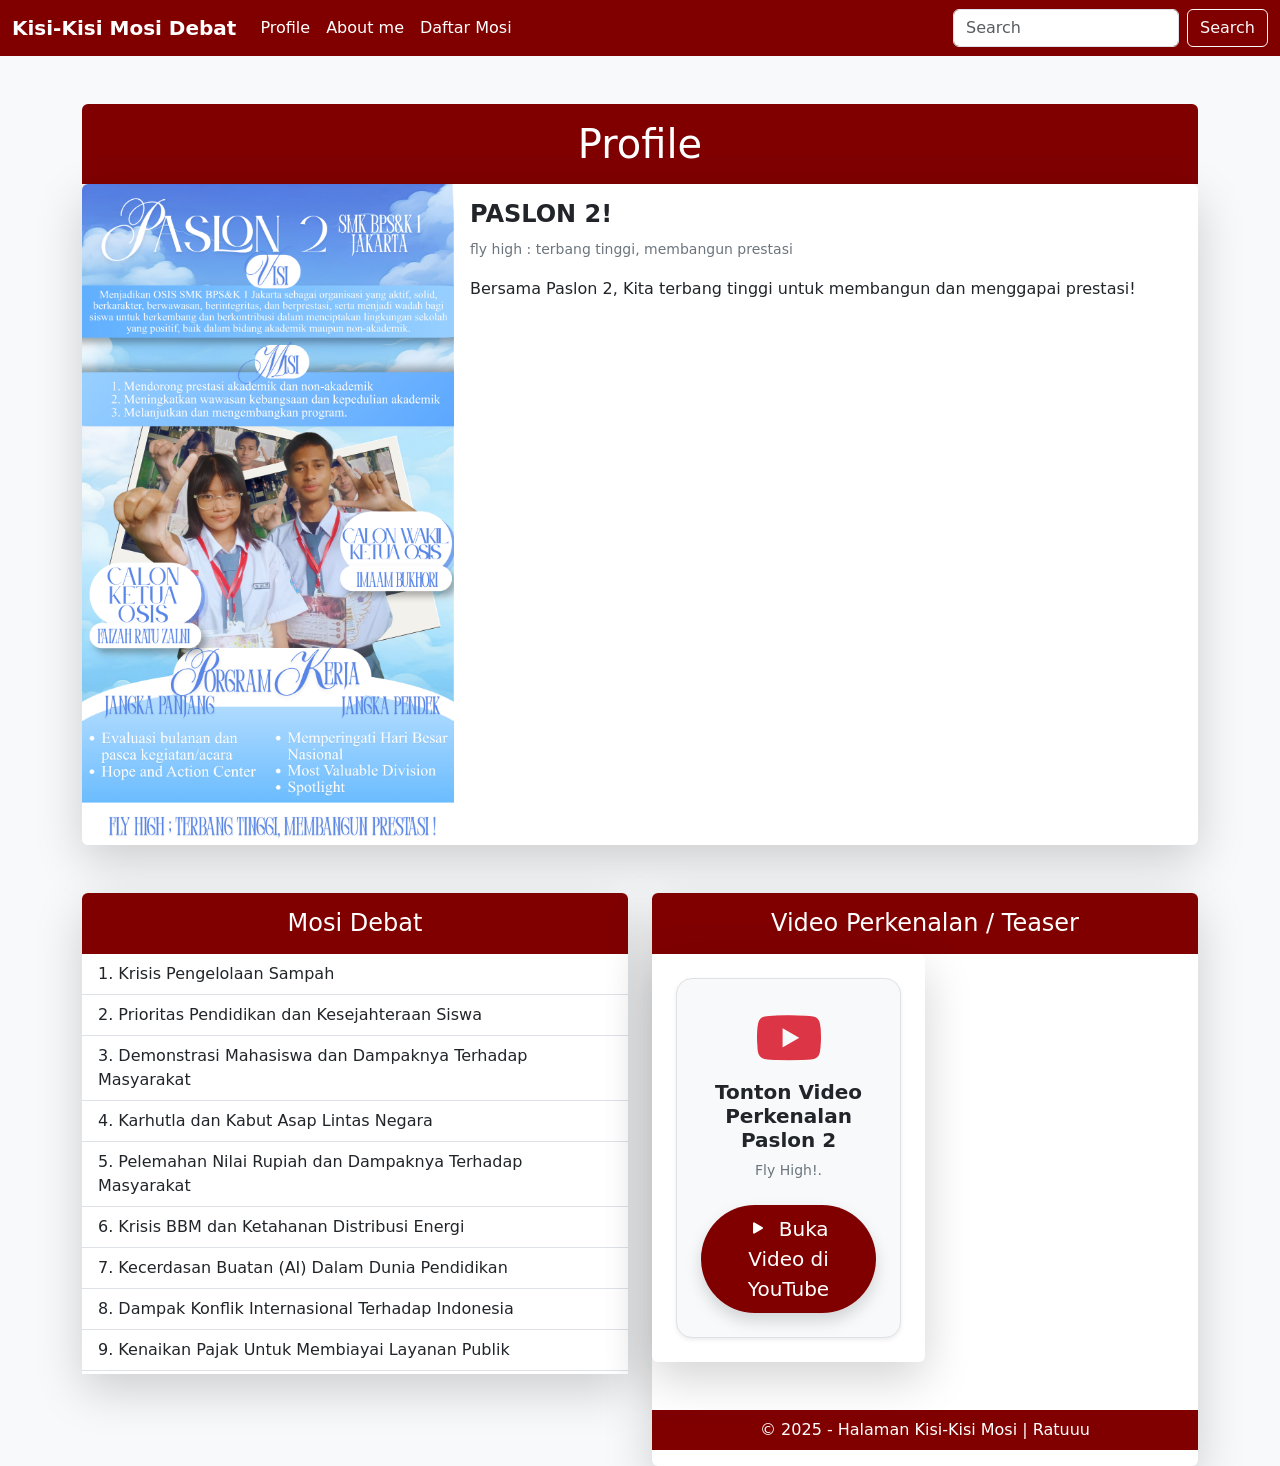
<file: index.html>
<!DOCTYPE html>
<html lang="id">
<head>
  <meta http-equiv="CONTENT-TYPE" content="text/html; charset=UTF-8">
  <meta name="viewport" content="width=device-width, initial-scale=1.0">
  <title>Web Mosi Wifey</title>
  <link href="https://cdn.jsdelivr.net/npm/bootstrap@5.3.8/dist/css/bootstrap.min.css" rel="stylesheet" integrity="sha384-sRIl4kxILFvY47J16cr9ZwB07vP4J8+LH7qKQnuqkuIAvNWLzeN8tE5YBujZqJLB" crossorigin="anonymous">
  <!-- Bootstrap Icons -->
  <link href="https://cdn.jsdelivr.net/npm/bootstrap-icons@1.11.3/font/bootstrap-icons.css" rel="stylesheet">
  <link rel="stylesheet" href="stylemosi.css">
</head>
<body class="bg-light">
  
  <!-- NAVBAR -->
  <nav class="navbar navbar-expand-lg">
    <div class="container-fluid">
      <a class="navbar-brand text-white" href="#"><b>Kisi-Kisi Mosi Debat</b></a>
      <button class="navbar-toggler" type="button" data-bs-toggle="collapse" data-bs-target="#navbarSupportedContent" aria-controls="navbarSupportedContent" aria-expanded="false" aria-label="Toggle navigation">
        <span class="navbar-toggler-icon"></span>
      </button>
      
      <div class="collapse navbar-collapse" id="navbarSupportedContent">
        <ul class="navbar-nav me-auto mb-2 mb-lg-0">
          <li class="nav-item">
            <a class="nav-link active text-white" aria-current="page" href="#profile">Profile</a>
          </li>
          <li class="nav-item">
            <a class="nav-link text-white" href="#about">About me</a>
          </li>
          <li class="nav-item">
            <a class="nav-link text-white" href="#mosi">Daftar Mosi</a>
          </li>
        </ul>
        
        <form class="d-flex" role="search">
          <input class="form-control me-2" type="search" placeholder="Search" aria-label="Search"/>
          <button class="btn btn-outline-light" type="submit">Search</button>
        </form>
      </div>
    </div>
  </nav>
    
  <!-- ELEMEN PROFILE -->
  <div class="container mt-5" id="profile">
    <h1 class="bg-card text-white text-center py-3 m-0 rounded-top">Profile</h1>
    
    <div class="card shadow-lg border-0">
      <div class="row g-0">
        <div class="col-md-4">
          <img src="paslon.png" class="img-fluid rounded-start" alt="...">
        </div>
        <div class="col-md-8">
          <div class="card-body" id="about">
            <h4 class="card-title"><b>PASLON 2!</b></h4>
            <p class="card-text text-secondary"><small>fly high : terbang tinggi, membangun prestasi</small></p>
            <p class="card-text">Bersama Paslon 2, Kita terbang tinggi untuk membangun dan menggapai prestasi!</p>
          </div>
        </div>
      </div>
    </div>
  </div><!-- tutup container profile -->
    
  <!-- SECTION GRID: DAFTAR MOSI (KIRI) & VIDEO YOUTUBE (KANAN) -->
<div class="container mt-5">
  <div class="row g-4">
    
    <!-- KOLOM KIRI: List Mosi 1 - 13 -->
    <div class="col-lg-6">
      <div class="card shadow-lg border-0">
        <div class="card-body p-0">
          
          <!-- Header Mosi Debat -->
          <h1 class="bg-card text-white text-center py-3 m-0 rounded-top fs-4" id="mosi">
            Mosi Debat
          </h1>
          
          <!-- List Menu Mosi (1 - 13) - Ditinggikan biar muat dan tidak terlalu tenggelam -->
          <div class="list-group list-group-flush overflow-auto" style="height: 420px;">
            <a href="mosi1.html" class="list-group-item list-group-item-action">1. Krisis Pengelolaan Sampah</a>
            <a href="mosi2.html" class="list-group-item list-group-item-action">2. Prioritas Pendidikan dan Kesejahteraan Siswa</a>
            <a href="mosi3.html" class="list-group-item list-group-item-action">3. Demonstrasi Mahasiswa dan Dampaknya Terhadap Masyarakat</a>
            <a href="mosi4.html" class="list-group-item list-group-item-action">4. Karhutla dan Kabut Asap Lintas Negara</a>
            <a href="mosi5.html" class="list-group-item list-group-item-action">5. Pelemahan Nilai Rupiah dan Dampaknya Terhadap Masyarakat</a>
            <a href="mosi6.html" class="list-group-item list-group-item-action">6. Krisis BBM dan Ketahanan Distribusi Energi</a>
            <a href="mosi7.html" class="list-group-item list-group-item-action">7. Kecerdasan Buatan (AI) Dalam Dunia Pendidikan</a>
            <a href="mosi8.html" class="list-group-item list-group-item-action">8. Dampak Konflik Internasional Terhadap Indonesia</a>
            <a href="mosi9.html" class="list-group-item list-group-item-action">9. Kenaikan Pajak Untuk Membiayai Layanan Publik</a>
            <a href="mosi10.html" class="list-group-item list-group-item-action">10. Sistem Zonasi Dalam Penerimaan Murid Baru</a>
            <a href="mosi11.html" class="list-group-item list-group-item-action">11. Penggunaan Media Sosial dan Penyebaran Informasi</a>
            <a href="mosi12.html" class="list-group-item list-group-item-action">12. Krisis Kepercayaan Terhadap Pemimpin</a>
            <a href="mosi13.html" class="list-group-item list-group-item-action">13. Kesenjangan Partisipasi Siswa Dalam Kegiatan Sekolah</a>
          </div>

        </div>
      </div>
    </div>

    <!-- KOLOM KANAN: Embed Video YouTube yang Diperbarui (Anti Error 153) -->
    <div class="col-lg-6">
      <div class="card shadow-lg border-0">
        <div class="card-body p-0">
          
          <!-- Header Video -->
          <h1 class="bg-card text-white text-center py-3 m-0 rounded-top fs-4">
            Video Perkenalan / Teaser
          </h1>
          
              <!-- KOLOM KANAN -->
    <div class="col-lg-6">
      <div class="card shadow-lg border-0 h-100">
        <div class="card-body p-0 d-flex flex-column">
          
          <!-- Banner / Tombol Link ke YouTube -->
          <div class="p-4 my-auto text-center">
            <div class="p-4 bg-light rounded-4 border shadow-sm">
              <i class="bi bi-youtube text-danger display-3 mb-3"></i>
              <h5 class="fw-bold mb-2">Tonton Video Perkenalan Paslon 2</h5>
              <p class="text-secondary small mb-4">Fly High!.</p>
              <a href="https://youtu.be/GBmxSw9C_kM" target="_blank" class="btn bg-card btn-lg text-white rounded-pill px-4 shadow">
                <i class="bi bi-play-fill me-1"></i> Buka Video di YouTube
              </a>
            </div>
          </div>

        </div>
      </div>
    </div>


  
  <script src="https://cdn.jsdelivr.net/npm/bootstrap@5.3.8/dist/js/bootstrap.bundle.min.js" integrity="sha384-FKyoEForCGlyvwx9Hj09JcYn3nv7wiPVlz7YYwJrWVcXK/BmnVDxM+D2scQbITxI" crossorigin="anonymous"></script>
      
  <footer class="bg-card text-center text-white py-2 mt-5 mb-3">
    <p class="m-0">© 2025 - Halaman Kisi-Kisi Mosi | Ratuuu</p>
  </footer>
      
</body>
</html>
</file>
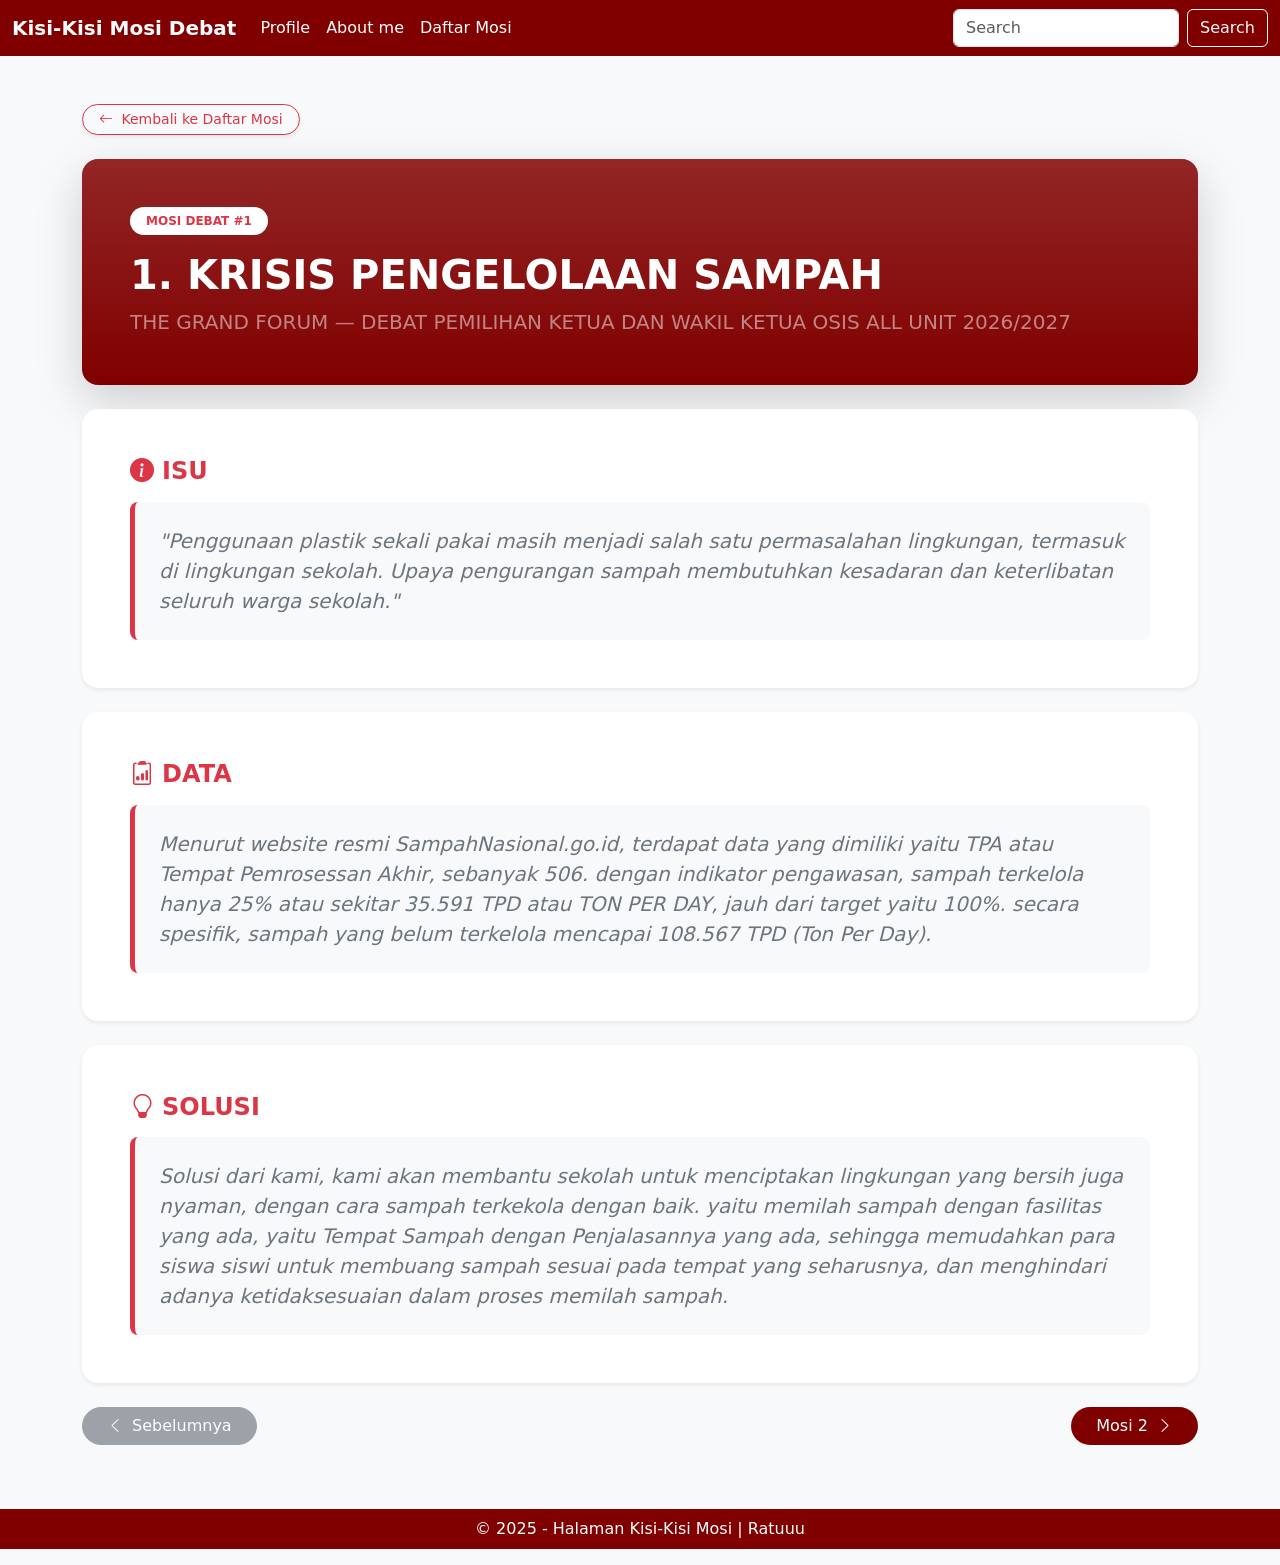
<file: mosi1.html>
<!DOCTYPE html>
<html lang="id">
<head>
  <meta http-equiv="CONTENT-TYPE" content="text/html; charset=UTF-8">
  <meta name="viewport" content="width=device-width, initial-scale=1.0">
  <title>Mosi 1: Krisis Pengelolaan Sampah - Web Mosi Wifey</title>
  <link href="https://cdn.jsdelivr.net/npm/bootstrap@5.3.8/dist/css/bootstrap.min.css" rel="stylesheet" integrity="sha384-sRIl4kxILFvY47J16cr9ZwB07vP4J8+LH7qKQnuqkuIAvNWLzeN8tE5YBujZqJLB" crossorigin="anonymous">
  <!-- Bootstrap Icons -->
  <link href="https://cdn.jsdelivr.net/npm/bootstrap-icons@1.11.3/font/bootstrap-icons.css" rel="stylesheet">
  <link rel="stylesheet" href="stylemosi.css">
</head>
<body class="bg-light d-flex flex-column min-vh-100">
  
  <!-- NAVBAR -->
  <nav class="navbar navbar-expand-lg">
    <div class="container-fluid">
      <a class="navbar-brand text-white" href="index.html"><b>Kisi-Kisi Mosi Debat</b></a>
      <button class="navbar-toggler" type="button" data-bs-toggle="collapse" data-bs-target="#navbarSupportedContent" aria-controls="navbarSupportedContent" aria-expanded="false" aria-label="Toggle navigation">
        <span class="navbar-toggler-icon"></span>
      </button>
      
      <div class="collapse navbar-collapse" id="navbarSupportedContent">
        <ul class="navbar-nav me-auto mb-2 mb-lg-0">
          <li class="nav-item">
            <a class="nav-link active text-white" aria-current="page" href="#profile">Profile</a>
          </li>
          <li class="nav-item">
            <a class="nav-link text-white" href="#about">About me</a>
          </li>
          <li class="nav-item">
            <a class="nav-link text-white" href="#mosi">Daftar Mosi</a>
          </li>
        </ul>
        
        <form class="d-flex" role="search">
          <input class="form-control me-2" type="search" placeholder="Search" aria-label="Search"/>
          <button class="btn btn-outline-light" type="submit">Search</button>
        </form>
      </div>
    </div>
  </nav>

  <!-- MAIN CONTENT -->
  <main class="container my-5 flex-grow-1">
    
    <!-- Tombol Kembali ke Daftar -->
    <div class="mb-4">
      <a href="index.html" class="btn btn-outline-danger btn-sm rounded-pill px-3 shadow-sm">
        <i class="bi bi-arrow-left me-1"></i> Kembali ke Daftar Mosi
      </a>
    </div>

    <!-- Header Mosi -->
    <div class="card border-0 shadow-lg rounded-4 overflow-hidden mb-4">
      <div class="card-body bg-card bg-gradient text-white p-4 p-md-5">
        <span class="badge bg-white text-danger fw-bold px-3 py-2 rounded-pill mb-3">
          MOSI DEBAT #1
        </span>
        <h1 class="display-6 fw-bold mb-2">1. KRISIS PENGELOLAAN SAMPAH</h1>
        <p class="lead text-white-50 m-0">
          THE GRAND FORUM — DEBAT PEMILIHAN KETUA DAN WAKIL KETUA OSIS ALL UNIT 2026/2027
        </p>
      </div>
    </div>

    <!-- Kotak Isi Isu -->
    <div class="card border-0 shadow-sm rounded-4 mb-4">
      <div class="card-body p-4 p-md-5">
        <h4 class="text-danger fw-bold mb-3">
          <i class="bi bi-info-circle-fill me-2"></i>ISU
        </h4>
        <div class="p-4 bg-light rounded-3 border-start border-5 border-danger">
          <p class="fs-5 text-secondary fst-italic m-0">
            "Penggunaan plastik sekali pakai masih menjadi salah satu permasalahan lingkungan, termasuk di lingkungan sekolah. Upaya pengurangan sampah membutuhkan kesadaran dan keterlibatan seluruh warga sekolah."
          </p>
        </div>
      </div>
    </div>
    
    <!-- Kotak Data -->
    <div class="card border-0 shadow-sm rounded-4 mb-4">
      <div class="card-body p-4 p-md-5">
        <h4 class="text-danger fw-bold mb-3">
          <i class="bi bi-clipboard2-data me-2"></i>DATA
        </h4>
        <div class="p-4 bg-light rounded-3 border-start border-5 border-danger">
          <p class="fs-5 text-secondary fst-italic m-0">
            Menurut website resmi SampahNasional.go.id, terdapat data yang dimiliki yaitu TPA atau Tempat Pemrosessan Akhir, sebanyak 506. dengan indikator pengawasan, sampah terkelola hanya 25% atau sekitar 35.591 TPD atau TON PER DAY, jauh dari target yaitu 100%. secara spesifik, sampah yang belum terkelola mencapai 108.567 TPD (Ton Per Day).
            </p>
        </div>
      </div>
    </div>

    <!-- Kotak Solusi -->
    <div class="card border-0 shadow-sm rounded-4 mb-4">
      <div class="card-body p-4 p-md-5">
        <h4 class="text-danger fw-bold mb-3">
          <i class="bi bi-lightbulb me-2"></i>SOLUSI
        </h4>
        <div class="p-4 bg-light rounded-3 border-start border-5 border-danger">
          <p class="fs-5 text-secondary fst-italic m-0">
            Solusi dari kami, kami akan membantu sekolah untuk menciptakan lingkungan yang bersih juga nyaman, dengan cara sampah terkekola dengan baik. yaitu memilah sampah dengan fasilitas yang ada, yaitu Tempat Sampah dengan Penjalasannya yang ada, sehingga memudahkan para siswa siswi untuk membuang sampah sesuai pada tempat yang seharusnya, dan menghindari adanya ketidaksesuaian dalam proses memilah sampah.
          </p>
        </div>
      </div>
    </div>
    
    <!-- Navigasi Bawah Mosi -->
    <div class="d-flex justify-content-between align-items-center mt-4">
      <button class="btn btn-secondary disabled rounded-pill px-4" aria-disabled="true">
        <i class="bi bi-chevron-left me-1"></i> Sebelumnya
      </button>
      <a href="mosi2.html" class="btn text-white bg-card rounded-pill px-4">
        Mosi 2 <i class="bi bi-chevron-right ms-1"></i>
      </a>
    </div>

  </main>

  <!-- FOOTER -->
  <footer class="bg-card text-center text-white py-2 mt-3 mb-3">
    <p class="m-0">© 2025 - Halaman Kisi-Kisi Mosi | Ratuuu</p>
  </footer>

  <script src="https://cdn.jsdelivr.net/npm/bootstrap@5.3.8/dist/js/bootstrap.bundle.min.js" integrity="sha384-FKyoEForCGlyvwx9Hj09JcYn3nv7wiPVlz7YYwJrWVcXK/BmnVDxM+D2scQbITxI" crossorigin="anonymous"></script>
      
</body>
</html>
</file>
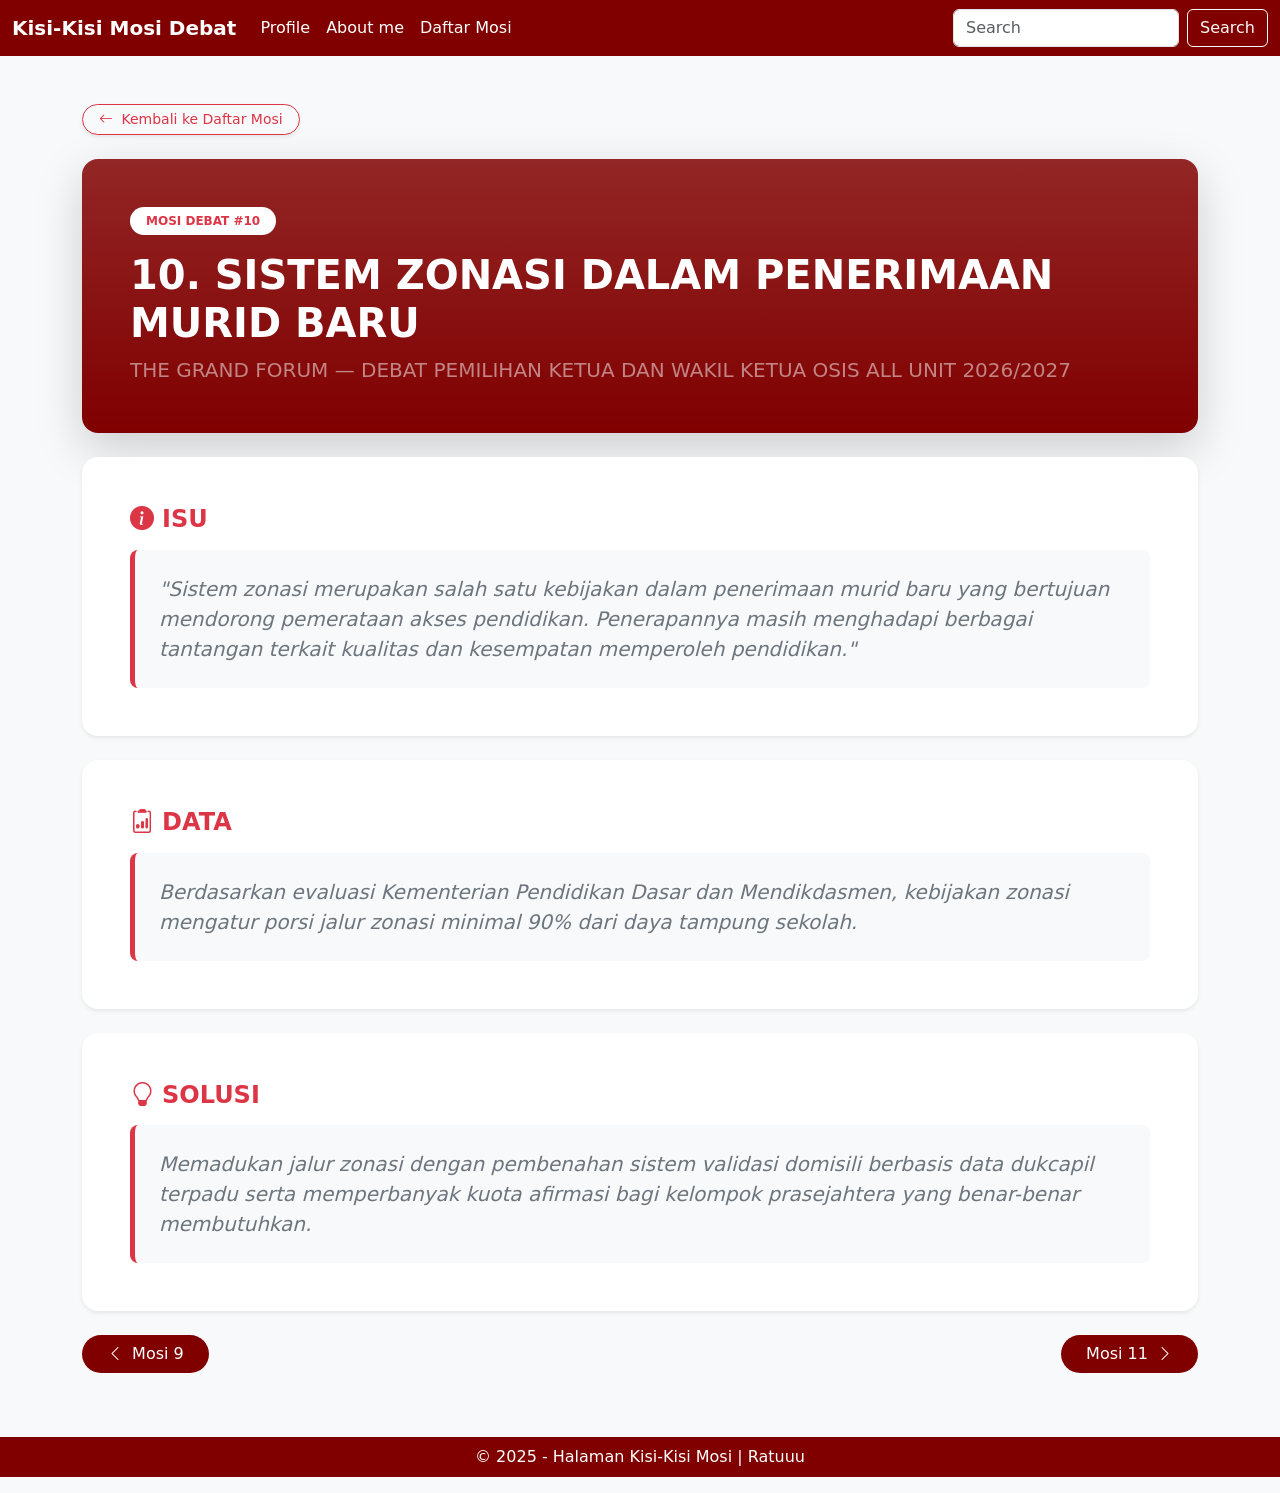
<file: mosi10.html>
<!DOCTYPE html>
<html lang="id">
<head>
  <meta http-equiv="CONTENT-TYPE" content="text/html; charset=UTF-8">
  <meta name="viewport" content="width=device-width, initial-scale=1.0">
  <title>Mosi 10: Sistem Zonasi Dalam Penerimaan Murid Baru - Web Mosi Wifey</title>
  <link href="https://cdn.jsdelivr.net/npm/bootstrap@5.3.8/dist/css/bootstrap.min.css" rel="stylesheet" integrity="sha384-sRIl4kxILFvY47J16cr9ZwB07vP4J8+LH7qKQnuqkuIAvNWLzeN8tE5YBujZqJLB" crossorigin="anonymous">
  <link href="https://cdn.jsdelivr.net/npm/bootstrap-icons@1.11.3/font/bootstrap-icons.css" rel="stylesheet">
  <link rel="stylesheet" href="stylemosi.css">
</head>
<body class="bg-light d-flex flex-column min-vh-100">
  <nav class="navbar navbar-expand-lg">
    <div class="container-fluid">
      <a class="navbar-brand text-white" href="dashboard.html"><b>Kisi-Kisi Mosi Debat</b></a>
      <button class="navbar-toggler" type="button" data-bs-toggle="collapse" data-bs-target="#navbarSupportedContent"><span class="navbar-toggler-icon"></span></button>
      <div class="collapse navbar-collapse" id="navbarSupportedContent">
        <ul class="navbar-nav me-auto mb-2 mb-lg-0">
          <li class="nav-item"><a class="nav-link active text-white" href="#profile">Profile</a></li>
          <li class="nav-item"><a class="nav-link text-white" href="#about">About me</a></li>
          <li class="nav-item"><a class="nav-link text-white" href="#mosi">Daftar Mosi</a></li>
        </ul>
        <form class="d-flex" role="search"><input class="form-control me-2" type="search" placeholder="Search"/><button class="btn btn-outline-light" type="submit">Search</button></form>
      </div>
    </div>
  </nav>

  <main class="container my-5 flex-grow-1">
    <div class="mb-4"><a href="index.html" class="btn btn-outline-danger btn-sm rounded-pill px-3 shadow-sm"><i class="bi bi-arrow-left me-1"></i> Kembali ke Daftar Mosi</a></div>
    <div class="card border-0 shadow-lg rounded-4 overflow-hidden mb-4">
      <div class="card-body bg-card bg-gradient text-white p-4 p-md-5">
        <span class="badge bg-white text-danger fw-bold px-3 py-2 rounded-pill mb-3">MOSI DEBAT #10</span>
        <h1 class="display-6 fw-bold mb-2">10. SISTEM ZONASI DALAM PENERIMAAN MURID BARU</h1>
        <p class="lead text-white-50 m-0">THE GRAND FORUM — DEBAT PEMILIHAN KETUA DAN WAKIL KETUA OSIS ALL UNIT 2026/2027</p>
      </div>
    </div>
    <div class="card border-0 shadow-sm rounded-4 mb-4">
      <div class="card-body p-4 p-md-5">
        <h4 class="text-danger fw-bold mb-3"><i class="bi bi-info-circle-fill me-2"></i>ISU</h4>
        <div class="p-4 bg-light rounded-3 border-start border-5 border-danger">
          <p class="fs-5 text-secondary fst-italic m-0">"Sistem zonasi merupakan salah satu kebijakan dalam penerimaan murid baru yang bertujuan mendorong pemerataan akses pendidikan. Penerapannya masih menghadapi berbagai tantangan terkait kualitas dan kesempatan memperoleh pendidikan."</p>
        </div>
      </div>
    </div>
    
    <!-- Kotak Data -->
    <div class="card border-0 shadow-sm rounded-4 mb-4">
      <div class="card-body p-4 p-md-5">
        <h4 class="text-danger fw-bold mb-3">
          <i class="bi bi-clipboard2-data me-2"></i>DATA
        </h4>
        <div class="p-4 bg-light rounded-3 border-start border-5 border-danger">
          <p class="fs-5 text-secondary fst-italic m-0">
            Berdasarkan evaluasi Kementerian Pendidikan Dasar dan Mendikdasmen, kebijakan zonasi mengatur porsi jalur zonasi minimal 90% dari daya tampung sekolah.
            </p>
        </div>
      </div>
    </div>

    <!-- Kotak Solusi -->
    <div class="card border-0 shadow-sm rounded-4 mb-4">
      <div class="card-body p-4 p-md-5">
        <h4 class="text-danger fw-bold mb-3">
          <i class="bi bi-lightbulb me-2"></i>SOLUSI
        </h4>
        <div class="p-4 bg-light rounded-3 border-start border-5 border-danger">
          <p class="fs-5 text-secondary fst-italic m-0">
            Memadukan jalur zonasi dengan pembenahan sistem validasi domisili berbasis data dukcapil terpadu serta memperbanyak kuota afirmasi bagi kelompok prasejahtera yang benar-benar membutuhkan.
          </p>
        </div>
      </div>
    </div>
    
    <div class="d-flex justify-content-between align-items-center mt-4">
      <a href="mosi9.html" class="btn text-white bg-card rounded-pill px-4"><i class="bi bi-chevron-left me-1"></i> Mosi 9</a>
      <a href="mosi11.html" class="btn text-white bg-card rounded-pill px-4">Mosi 11 <i class="bi bi-chevron-right ms-1"></i></a>
    </div>
  </main>

  <footer class="bg-card text-center text-white py-2 mt-3 mb-3"><p class="m-0">© 2025 - Halaman Kisi-Kisi Mosi | Ratuuu</p></footer>
  <script src="https://cdn.jsdelivr.net/npm/bootstrap@5.3.8/dist/js/bootstrap.bundle.min.js"></script>
</body>
</html>
</file>
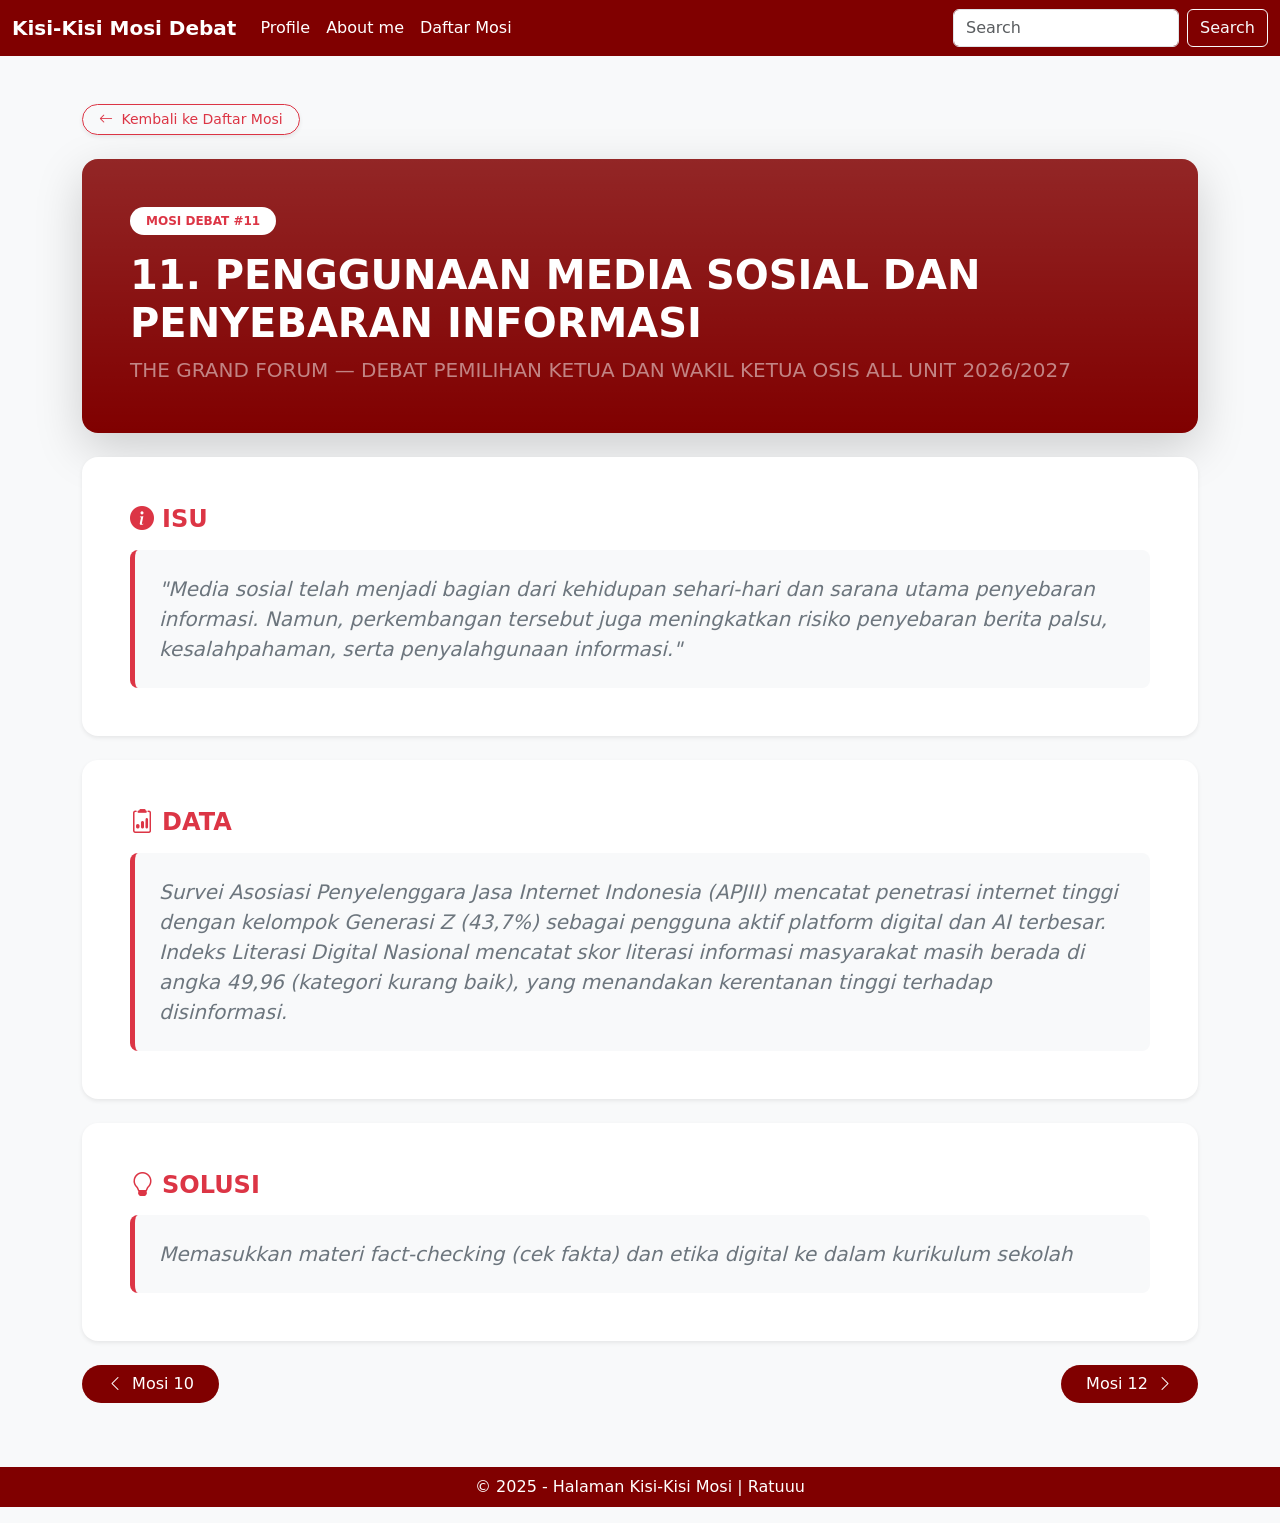
<file: mosi11.html>
<!DOCTYPE html>
<html lang="id">
<head>
  <meta http-equiv="CONTENT-TYPE" content="text/html; charset=UTF-8">
  <meta name="viewport" content="width=device-width, initial-scale=1.0">
  <title>Mosi 11: Penggunaan Media Sosial dan Penyebaran Informasi - Web Mosi Wifey</title>
  <link href="https://cdn.jsdelivr.net/npm/bootstrap@5.3.8/dist/css/bootstrap.min.css" rel="stylesheet" integrity="sha384-sRIl4kxILFvY47J16cr9ZwB07vP4J8+LH7qKQnuqkuIAvNWLzeN8tE5YBujZqJLB" crossorigin="anonymous">
  <link href="https://cdn.jsdelivr.net/npm/bootstrap-icons@1.11.3/font/bootstrap-icons.css" rel="stylesheet">
  <link rel="stylesheet" href="stylemosi.css">
</head>
<body class="bg-light d-flex flex-column min-vh-100">
  <nav class="navbar navbar-expand-lg">
    <div class="container-fluid">
      <a class="navbar-brand text-white" href="dashboard.html"><b>Kisi-Kisi Mosi Debat</b></a>
      <button class="navbar-toggler" type="button" data-bs-toggle="collapse" data-bs-target="#navbarSupportedContent"><span class="navbar-toggler-icon"></span></button>
      <div class="collapse navbar-collapse" id="navbarSupportedContent">
        <ul class="navbar-nav me-auto mb-2 mb-lg-0">
          <li class="nav-item"><a class="nav-link active text-white" href="#profile">Profile</a></li>
          <li class="nav-item"><a class="nav-link text-white" href="#about">About me</a></li>
          <li class="nav-item"><a class="nav-link text-white" href="#mosi">Daftar Mosi</a></li>
        </ul>
        <form class="d-flex" role="search"><input class="form-control me-2" type="search" placeholder="Search"/><button class="btn btn-outline-light" type="submit">Search</button></form>
      </div>
    </div>
  </nav>

  <main class="container my-5 flex-grow-1">
    <div class="mb-4"><a href="index.html" class="btn btn-outline-danger btn-sm rounded-pill px-3 shadow-sm"><i class="bi bi-arrow-left me-1"></i> Kembali ke Daftar Mosi</a></div>
    <div class="card border-0 shadow-lg rounded-4 overflow-hidden mb-4">
      <div class="card-body bg-card bg-gradient text-white p-4 p-md-5">
        <span class="badge bg-white text-danger fw-bold px-3 py-2 rounded-pill mb-3">MOSI DEBAT #11</span>
        <h1 class="display-6 fw-bold mb-2">11. PENGGUNAAN MEDIA SOSIAL DAN PENYEBARAN INFORMASI</h1>
        <p class="lead text-white-50 m-0">THE GRAND FORUM — DEBAT PEMILIHAN KETUA DAN WAKIL KETUA OSIS ALL UNIT 2026/2027</p>
      </div>
    </div>
    <div class="card border-0 shadow-sm rounded-4 mb-4">
      <div class="card-body p-4 p-md-5">
        <h4 class="text-danger fw-bold mb-3"><i class="bi bi-info-circle-fill me-2"></i>ISU</h4>
        <div class="p-4 bg-light rounded-3 border-start border-5 border-danger">
          <p class="fs-5 text-secondary fst-italic m-0">"Media sosial telah menjadi bagian dari kehidupan sehari-hari dan sarana utama penyebaran informasi. Namun, perkembangan tersebut juga meningkatkan risiko penyebaran berita palsu, kesalahpahaman, serta penyalahgunaan informasi."</p>
        </div>
      </div>
    </div>
    
    <!-- Kotak Data -->
    <div class="card border-0 shadow-sm rounded-4 mb-4">
      <div class="card-body p-4 p-md-5">
        <h4 class="text-danger fw-bold mb-3">
          <i class="bi bi-clipboard2-data me-2"></i>DATA
        </h4>
        <div class="p-4 bg-light rounded-3 border-start border-5 border-danger">
          <p class="fs-5 text-secondary fst-italic m-0">
            Survei Asosiasi Penyelenggara Jasa Internet Indonesia (APJII) mencatat penetrasi internet tinggi dengan kelompok Generasi Z (43,7%) sebagai pengguna aktif platform digital dan AI terbesar. Indeks Literasi Digital Nasional mencatat skor literasi informasi masyarakat masih berada di angka 49,96 (kategori kurang baik), yang menandakan kerentanan tinggi terhadap disinformasi.
            </p>
        </div>
      </div>
    </div>

    <!-- Kotak Solusi -->
    <div class="card border-0 shadow-sm rounded-4 mb-4">
      <div class="card-body p-4 p-md-5">
        <h4 class="text-danger fw-bold mb-3">
          <i class="bi bi-lightbulb me-2"></i>SOLUSI
        </h4>
        <div class="p-4 bg-light rounded-3 border-start border-5 border-danger">
          <p class="fs-5 text-secondary fst-italic m-0">
            Memasukkan materi fact-checking (cek fakta) dan etika digital ke dalam kurikulum sekolah
          </p>
        </div>
      </div>
    </div>
    
    <div class="d-flex justify-content-between align-items-center mt-4">
      <a href="mosi10.html" class="btn text-white bg-card rounded-pill px-4"><i class="bi bi-chevron-left me-1"></i> Mosi 10</a>
      <a href="mosi12.html" class="btn text-white bg-card rounded-pill px-4">Mosi 12 <i class="bi bi-chevron-right ms-1"></i></a>
    </div>
  </main>

  <footer class="bg-card text-center text-white py-2 mt-3 mb-3"><p class="m-0">© 2025 - Halaman Kisi-Kisi Mosi | Ratuuu</p></footer>
  <script src="https://cdn.jsdelivr.net/npm/bootstrap@5.3.8/dist/js/bootstrap.bundle.min.js"></script>
</body>
</html>
</file>
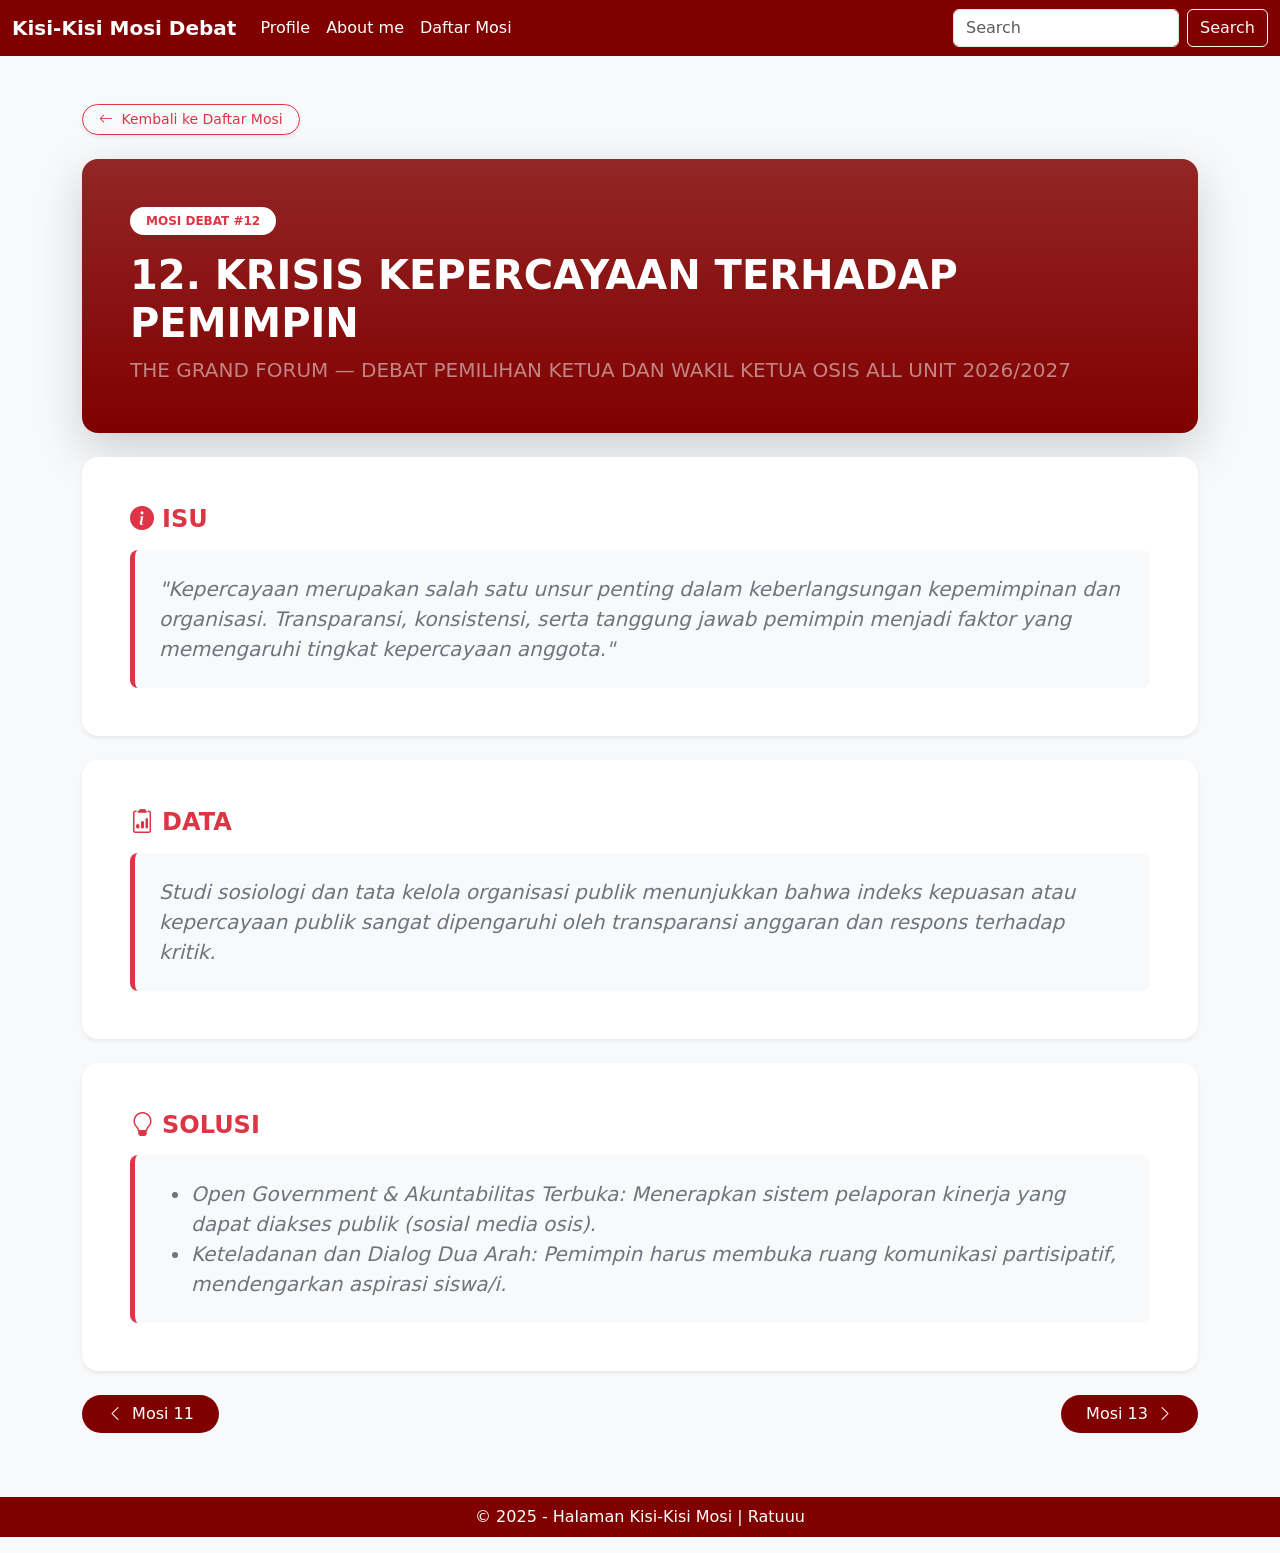
<file: mosi12.html>
<!DOCTYPE html>
<html lang="id">
<head>
  <meta http-equiv="CONTENT-TYPE" content="text/html; charset=UTF-8">
  <meta name="viewport" content="width=device-width, initial-scale=1.0">
  <title>Mosi 12: Krisis Kepercayaan Terhadap Pemimpin - Web Mosi Wifey</title>
  <link href="https://cdn.jsdelivr.net/npm/bootstrap@5.3.8/dist/css/bootstrap.min.css" rel="stylesheet" integrity="sha384-sRIl4kxILFvY47J16cr9ZwB07vP4J8+LH7qKQnuqkuIAvNWLzeN8tE5YBujZqJLB" crossorigin="anonymous">
  <link href="https://cdn.jsdelivr.net/npm/bootstrap-icons@1.11.3/font/bootstrap-icons.css" rel="stylesheet">
  <link rel="stylesheet" href="stylemosi.css">
</head>
<body class="bg-light d-flex flex-column min-vh-100">
  <nav class="navbar navbar-expand-lg">
    <div class="container-fluid">
      <a class="navbar-brand text-white" href="dashboard.html"><b>Kisi-Kisi Mosi Debat</b></a>
      <button class="navbar-toggler" type="button" data-bs-toggle="collapse" data-bs-target="#navbarSupportedContent"><span class="navbar-toggler-icon"></span></button>
      <div class="collapse navbar-collapse" id="navbarSupportedContent">
        <ul class="navbar-nav me-auto mb-2 mb-lg-0">
          <li class="nav-item"><a class="nav-link active text-white" href="#profile">Profile</a></li>
          <li class="nav-item"><a class="nav-link text-white" href="#about">About me</a></li>
          <li class="nav-item"><a class="nav-link text-white" href="#mosi">Daftar Mosi</a></li>
        </ul>
        <form class="d-flex" role="search"><input class="form-control me-2" type="search" placeholder="Search"/><button class="btn btn-outline-light" type="submit">Search</button></form>
      </div>
    </div>
  </nav>

  <main class="container my-5 flex-grow-1">
    <div class="mb-4"><a href="index.html" class="btn btn-outline-danger btn-sm rounded-pill px-3 shadow-sm"><i class="bi bi-arrow-left me-1"></i> Kembali ke Daftar Mosi</a></div>
    <div class="card border-0 shadow-lg rounded-4 overflow-hidden mb-4">
      <div class="card-body bg-card bg-gradient text-white p-4 p-md-5">
        <span class="badge bg-white text-danger fw-bold px-3 py-2 rounded-pill mb-3">MOSI DEBAT #12</span>
        <h1 class="display-6 fw-bold mb-2">12. KRISIS KEPERCAYAAN TERHADAP PEMIMPIN</h1>
        <p class="lead text-white-50 m-0">THE GRAND FORUM — DEBAT PEMILIHAN KETUA DAN WAKIL KETUA OSIS ALL UNIT 2026/2027</p>
      </div>
    </div>
    <div class="card border-0 shadow-sm rounded-4 mb-4">
      <div class="card-body p-4 p-md-5">
        <h4 class="text-danger fw-bold mb-3"><i class="bi bi-info-circle-fill me-2"></i>ISU</h4>
        <div class="p-4 bg-light rounded-3 border-start border-5 border-danger">
          <p class="fs-5 text-secondary fst-italic m-0">"Kepercayaan merupakan salah satu unsur penting dalam keberlangsungan kepemimpinan dan organisasi. Transparansi, konsistensi, serta tanggung jawab pemimpin menjadi faktor yang memengaruhi tingkat kepercayaan anggota."</p>
        </div>
      </div>
    </div>
    
    <!-- Kotak Data -->
    <div class="card border-0 shadow-sm rounded-4 mb-4">
      <div class="card-body p-4 p-md-5">
        <h4 class="text-danger fw-bold mb-3">
          <i class="bi bi-clipboard2-data me-2"></i>DATA
        </h4>
        <div class="p-4 bg-light rounded-3 border-start border-5 border-danger">
          <p class="fs-5 text-secondary fst-italic m-0">
            Studi sosiologi dan tata kelola organisasi publik menunjukkan bahwa indeks kepuasan atau kepercayaan publik sangat dipengaruhi oleh transparansi anggaran dan respons terhadap kritik.
            </p>
        </div>
      </div>
    </div>

    <!-- Kotak Solusi -->
    <div class="card border-0 shadow-sm rounded-4 mb-4">
      <div class="card-body p-4 p-md-5">
        <h4 class="text-danger fw-bold mb-3">
          <i class="bi bi-lightbulb me-2"></i>SOLUSI
        </h4>
        <div class="p-4 bg-light rounded-3 border-start border-5 border-danger">
          <ul class="fs-5 text-secondary fst-italic m-0">
            <li>Open Government & Akuntabilitas Terbuka: Menerapkan sistem pelaporan kinerja yang dapat diakses publik (sosial media osis).</li>
            <li>Keteladanan dan Dialog Dua Arah: Pemimpin harus membuka ruang komunikasi partisipatif, mendengarkan aspirasi siswa/i.</li>
          </ul>
        </div>
      </div>
    </div>
    
    <div class="d-flex justify-content-between align-items-center mt-4">
      <a href="mosi11.html" class="btn text-white bg-card rounded-pill px-4"><i class="bi bi-chevron-left me-1"></i> Mosi 11</a>
      <a href="mosi13.html" class="btn text-white bg-card rounded-pill px-4">Mosi 13 <i class="bi bi-chevron-right ms-1"></i></a>
    </div>
  </main>

  <footer class="bg-card text-center text-white py-2 mt-3 mb-3"><p class="m-0">© 2025 - Halaman Kisi-Kisi Mosi | Ratuuu</p></footer>
  <script src="https://cdn.jsdelivr.net/npm/bootstrap@5.3.8/dist/js/bootstrap.bundle.min.js"></script>
</body>
</html>
</file>
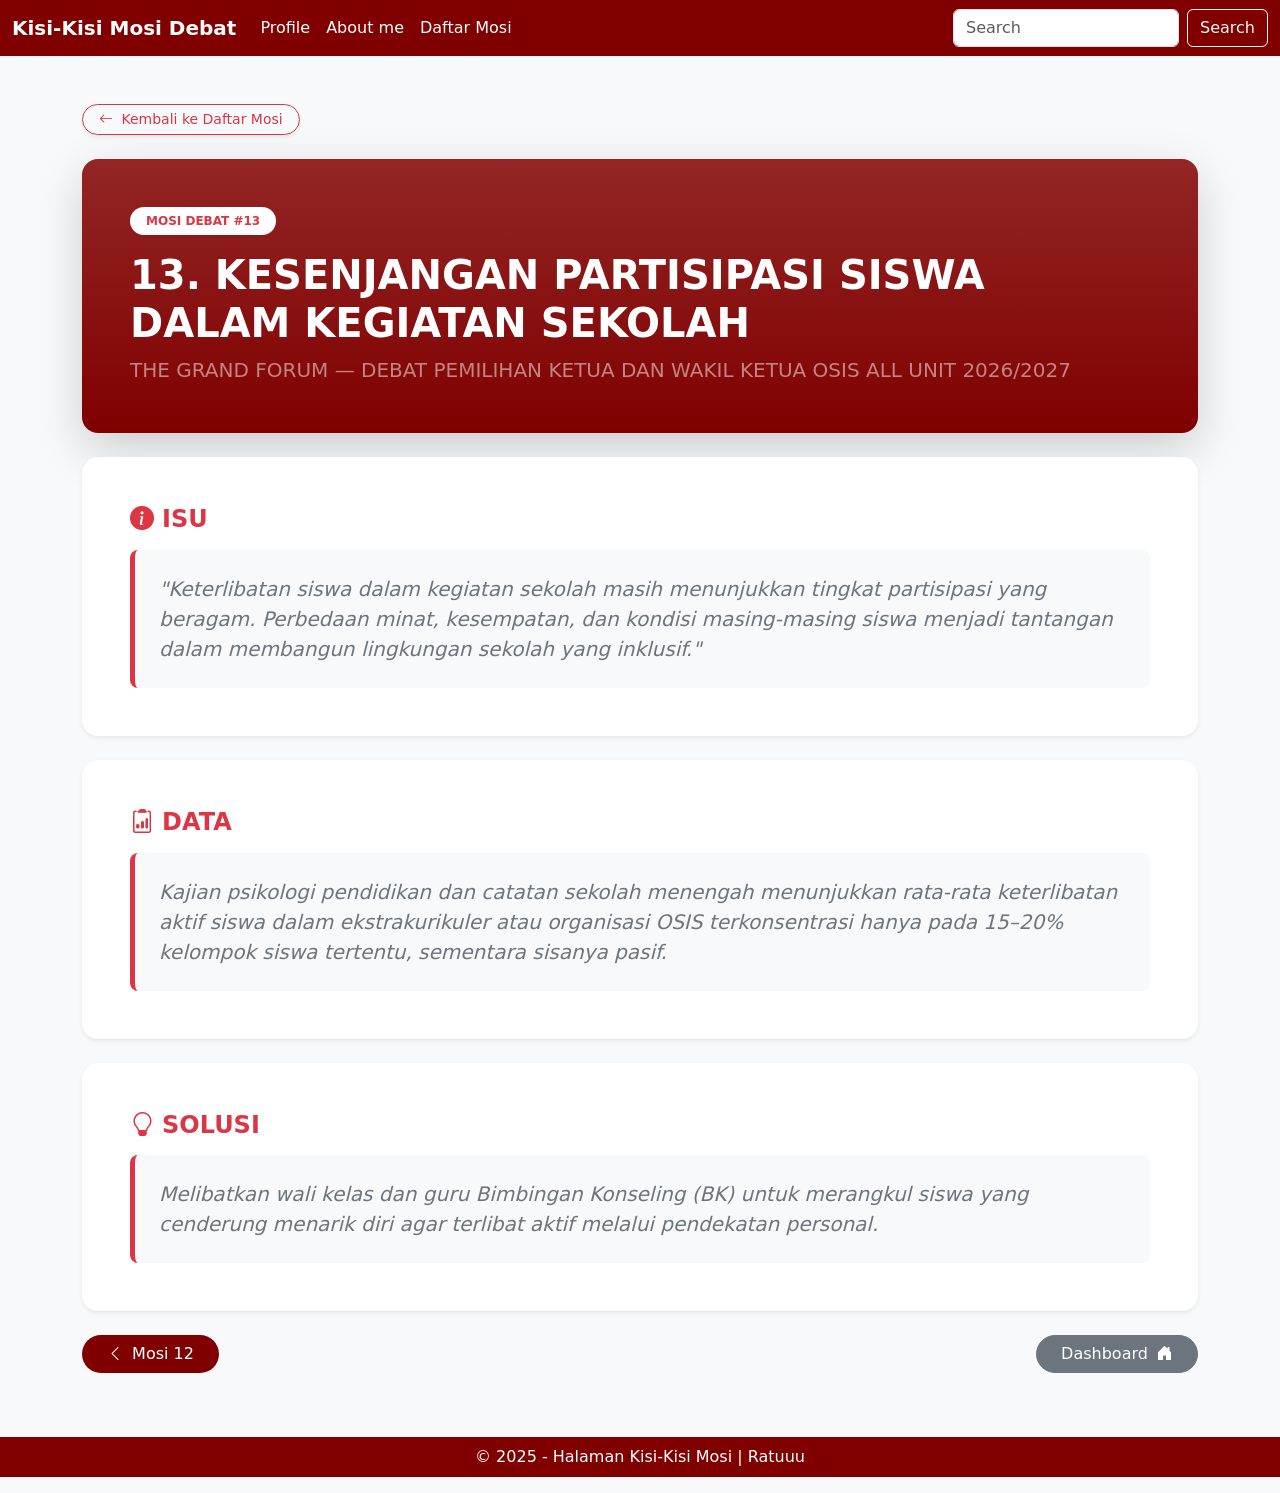
<file: mosi13.html>
<!DOCTYPE html>
<html lang="id">
<head>
  <meta http-equiv="CONTENT-TYPE" content="text/html; charset=UTF-8">
  <meta name="viewport" content="width=device-width, initial-scale=1.0">
  <title>Mosi 13: Kesenjangan Partisipasi Siswa Dalam Kegiatan Sekolah - Web Mosi Wifey</title>
  <link href="https://cdn.jsdelivr.net/npm/bootstrap@5.3.8/dist/css/bootstrap.min.css" rel="stylesheet" integrity="sha384-sRIl4kxILFvY47J16cr9ZwB07vP4J8+LH7qKQnuqkuIAvNWLzeN8tE5YBujZqJLB" crossorigin="anonymous">
  <link href="https://cdn.jsdelivr.net/npm/bootstrap-icons@1.11.3/font/bootstrap-icons.css" rel="stylesheet">
  <link rel="stylesheet" href="stylemosi.css">
</head>
<body class="bg-light d-flex flex-column min-vh-100">
  <nav class="navbar navbar-expand-lg">
    <div class="container-fluid">
      <a class="navbar-brand text-white" href="dashboard.html"><b>Kisi-Kisi Mosi Debat</b></a>
      <button class="navbar-toggler" type="button" data-bs-toggle="collapse" data-bs-target="#navbarSupportedContent"><span class="navbar-toggler-icon"></span></button>
      <div class="collapse navbar-collapse" id="navbarSupportedContent">
        <ul class="navbar-nav me-auto mb-2 mb-lg-0">
          <li class="nav-item"><a class="nav-link active text-white" href="#profile">Profile</a></li>
          <li class="nav-item"><a class="nav-link text-white" href="#about">About me</a></li>
          <li class="nav-item"><a class="nav-link text-white" href="#mosi">Daftar Mosi</a></li>
        </ul>
        <form class="d-flex" role="search"><input class="form-control me-2" type="search" placeholder="Search"/><button class="btn btn-outline-light" type="submit">Search</button></form>
      </div>
    </div>
  </nav>

  <main class="container my-5 flex-grow-1">
    <div class="mb-4"><a href="index.html" class="btn btn-outline-danger btn-sm rounded-pill px-3 shadow-sm"><i class="bi bi-arrow-left me-1"></i> Kembali ke Daftar Mosi</a></div>
    <div class="card border-0 shadow-lg rounded-4 overflow-hidden mb-4">
      <div class="card-body bg-card bg-gradient text-white p-4 p-md-5">
        <span class="badge bg-white text-danger fw-bold px-3 py-2 rounded-pill mb-3">MOSI DEBAT #13</span>
        <h1 class="display-6 fw-bold mb-2">13. KESENJANGAN PARTISIPASI SISWA DALAM KEGIATAN SEKOLAH</h1>
        <p class="lead text-white-50 m-0">THE GRAND FORUM — DEBAT PEMILIHAN KETUA DAN WAKIL KETUA OSIS ALL UNIT 2026/2027</p>
      </div>
    </div>
    <div class="card border-0 shadow-sm rounded-4 mb-4">
      <div class="card-body p-4 p-md-5">
        <h4 class="text-danger fw-bold mb-3"><i class="bi bi-info-circle-fill me-2"></i>ISU</h4>
        <div class="p-4 bg-light rounded-3 border-start border-5 border-danger">
          <p class="fs-5 text-secondary fst-italic m-0">"Keterlibatan siswa dalam kegiatan sekolah masih menunjukkan tingkat partisipasi yang beragam. Perbedaan minat, kesempatan, dan kondisi masing-masing siswa menjadi tantangan dalam membangun lingkungan sekolah yang inklusif."</p>
        </div>
      </div>
    </div>
    
    <!-- Kotak Data -->
    <div class="card border-0 shadow-sm rounded-4 mb-4">
      <div class="card-body p-4 p-md-5">
        <h4 class="text-danger fw-bold mb-3">
          <i class="bi bi-clipboard2-data me-2"></i>DATA
        </h4>
        <div class="p-4 bg-light rounded-3 border-start border-5 border-danger">
          <p class="fs-5 text-secondary fst-italic m-0">
            Kajian psikologi pendidikan dan catatan sekolah menengah menunjukkan rata-rata keterlibatan aktif siswa dalam ekstrakurikuler atau organisasi OSIS terkonsentrasi hanya pada 15–20% kelompok siswa tertentu, sementara sisanya pasif.
            </p>
        </div>
      </div>
    </div>

    <!-- Kotak Solusi -->
    <div class="card border-0 shadow-sm rounded-4 mb-4">
      <div class="card-body p-4 p-md-5">
        <h4 class="text-danger fw-bold mb-3">
          <i class="bi bi-lightbulb me-2"></i>SOLUSI
        </h4>
        <div class="p-4 bg-light rounded-3 border-start border-5 border-danger">
          <p class="fs-5 text-secondary fst-italic m-0">
            Melibatkan wali kelas dan guru Bimbingan Konseling (BK) untuk merangkul siswa yang cenderung menarik diri agar terlibat aktif melalui pendekatan personal.
          </p>
        </div>
      </div>
    </div>
    
    <div class="d-flex justify-content-between align-items-center mt-4">
      <a href="mosi12.html" class="btn text-white bg-card rounded-pill px-4"><i class="bi bi-chevron-left me-1"></i> Mosi 12</a>
      <a href="index.html" class="btn btn-secondary rounded-pill px-4">Dashboard <i class="bi bi-house-door-fill ms-1"></i></a>
    </div>
  </main>

  <footer class="bg-card text-center text-white py-2 mt-3 mb-3"><p class="m-0">© 2025 - Halaman Kisi-Kisi Mosi | Ratuuu</p></footer>
  <script src="https://cdn.jsdelivr.net/npm/bootstrap@5.3.8/dist/js/bootstrap.bundle.min.js"></script>
</body>
</html>
</file>
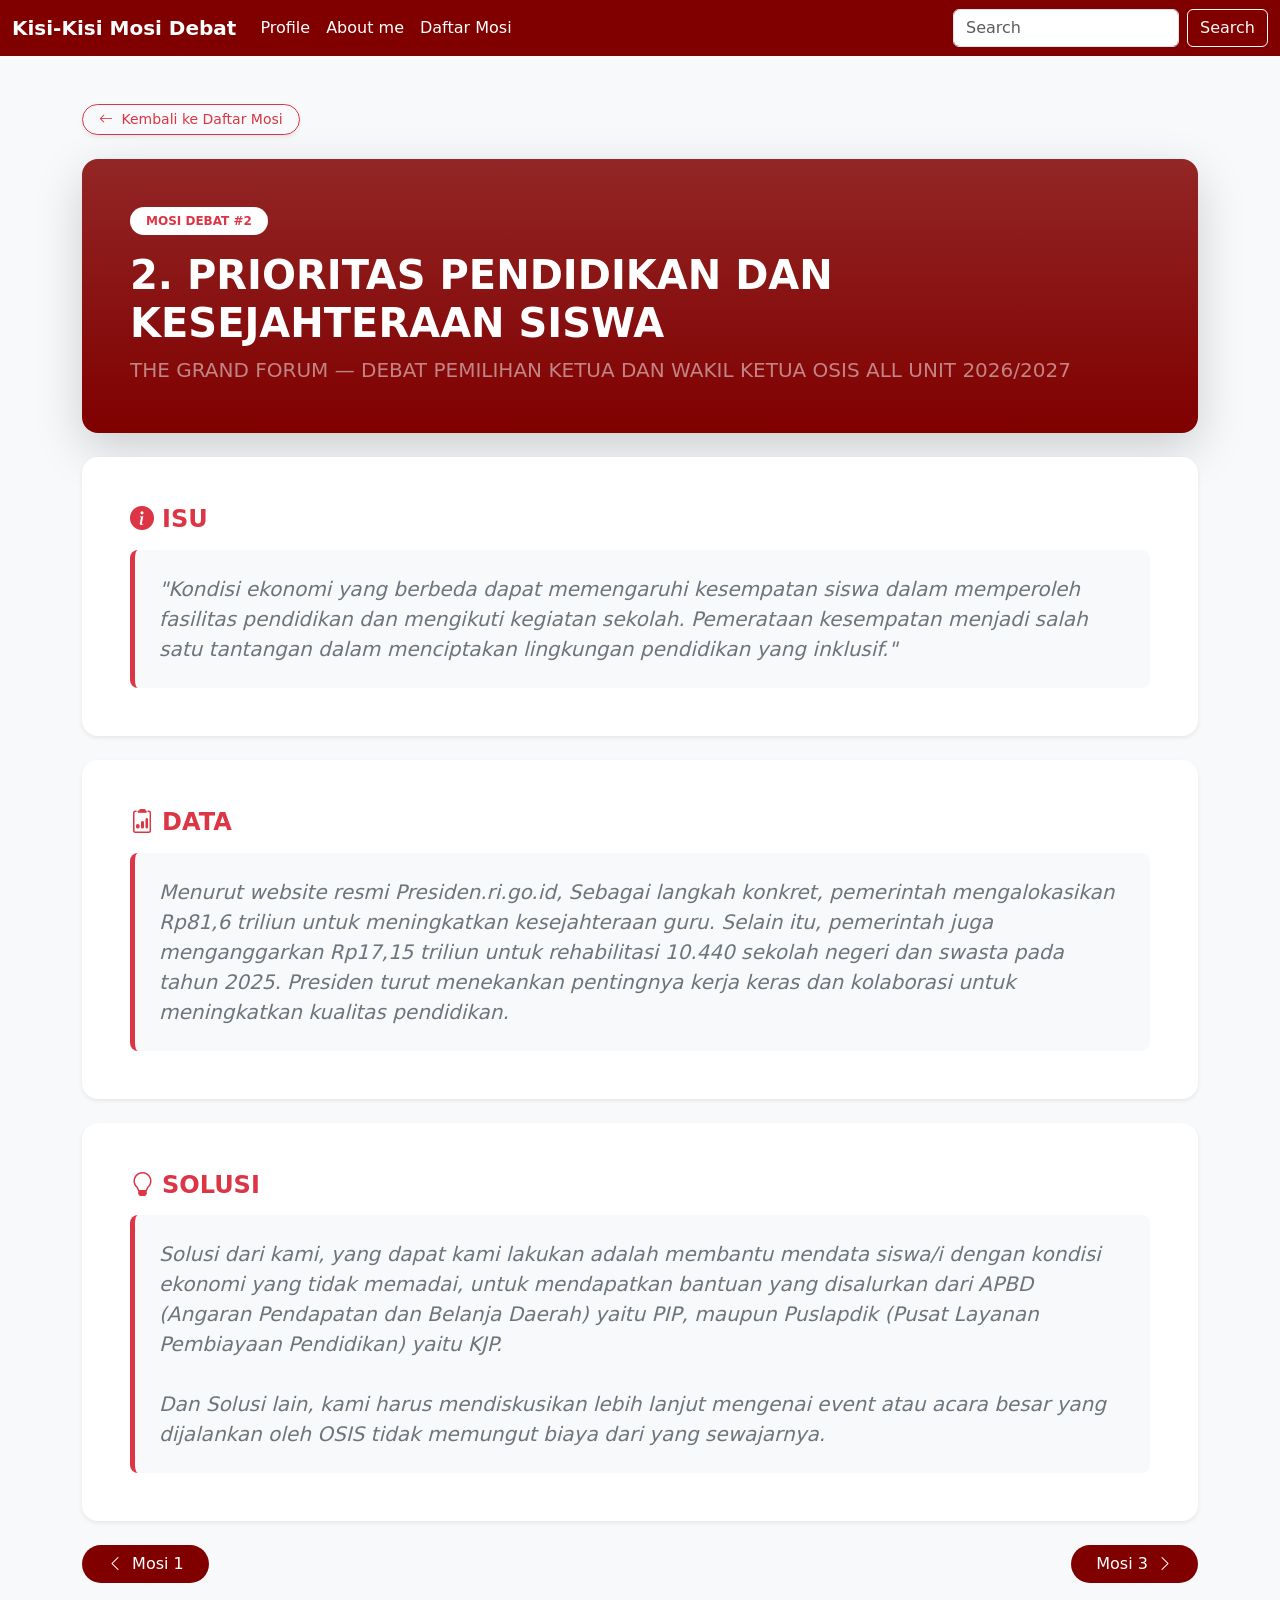
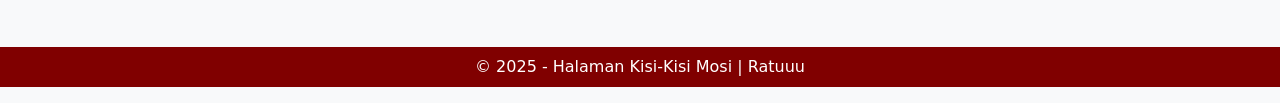
<file: mosi2.html>
<!DOCTYPE html>
<html lang="id">
<head>
  <meta http-equiv="CONTENT-TYPE" content="text/html; charset=UTF-8">
  <meta name="viewport" content="width=device-width, initial-scale=1.0">
  <title>Mosi 2: Prioritas Pendidikan dan Kesejahteraan Siswa - Web Mosi Wifey</title>
  <link href="https://cdn.jsdelivr.net/npm/bootstrap@5.3.8/dist/css/bootstrap.min.css" rel="stylesheet" integrity="sha384-sRIl4kxILFvY47J16cr9ZwB07vP4J8+LH7qKQnuqkuIAvNWLzeN8tE5YBujZqJLB" crossorigin="anonymous">
  <!-- Bootstrap Icons -->
  <link href="https://cdn.jsdelivr.net/npm/bootstrap-icons@1.11.3/font/bootstrap-icons.css" rel="stylesheet">
  <link rel="stylesheet" href="stylemosi.css">
</head>
<body class="bg-light d-flex flex-column min-vh-100">
  
  <!-- NAVBAR -->
  <nav class="navbar navbar-expand-lg">
    <div class="container-fluid">
      <a class="navbar-brand text-white" href="dashboard.html"><b>Kisi-Kisi Mosi Debat</b></a>
      <button class="navbar-toggler" type="button" data-bs-toggle="collapse" data-bs-target="#navbarSupportedContent" aria-controls="navbarSupportedContent" aria-expanded="false" aria-label="Toggle navigation">
        <span class="navbar-toggler-icon"></span>
      </button>
      
      <div class="collapse navbar-collapse" id="navbarSupportedContent">
        <ul class="navbar-nav me-auto mb-2 mb-lg-0">
          <li class="nav-item">
            <a class="nav-link active text-white" aria-current="page" href="#profile">Profile</a>
          </li>
          <li class="nav-item">
            <a class="nav-link text-white" href="#about">About me</a>
          </li>
          <li class="nav-item">
            <a class="nav-link text-white" href="#mosi">Daftar Mosi</a>
          </li>
        </ul>
        
        <form class="d-flex" role="search">
          <input class="form-control me-2" type="search" placeholder="Search" aria-label="Search"/>
          <button class="btn btn-outline-light" type="submit">Search</button>
        </form>
      </div>
    </div>
  </nav>

  <!-- MAIN CONTENT -->
  <main class="container my-5 flex-grow-1">
    
    <!-- Tombol Kembali ke Daftar -->
    <div class="mb-4">
      <a href="index.html" class="btn btn-outline-danger btn-sm rounded-pill px-3 shadow-sm">
        <i class="bi bi-arrow-left me-1"></i> Kembali ke Daftar Mosi
      </a>
    </div>

    <!-- Header Mosi -->
    <div class="card border-0 shadow-lg rounded-4 overflow-hidden mb-4">
      <div class="card-body bg-card bg-gradient text-white p-4 p-md-5">
        <span class="badge bg-white text-danger fw-bold px-3 py-2 rounded-pill mb-3">
          MOSI DEBAT #2
        </span>
        <h1 class="display-6 fw-bold mb-2">2. PRIORITAS PENDIDIKAN DAN KESEJAHTERAAN SISWA</h1>
        <p class="lead text-white-50 m-0">
          THE GRAND FORUM — DEBAT PEMILIHAN KETUA DAN WAKIL KETUA OSIS ALL UNIT 2026/2027
        </p>
      </div>
    </div>

    <!-- Kotak Isi Isu -->
    <div class="card border-0 shadow-sm rounded-4 mb-4">
      <div class="card-body p-4 p-md-5">
        <h4 class="text-danger fw-bold mb-3">
          <i class="bi bi-info-circle-fill me-2"></i>ISU
        </h4>
        <div class="p-4 bg-light rounded-3 border-start border-5 border-danger">
          <p class="fs-5 text-secondary fst-italic m-0">
            "Kondisi ekonomi yang berbeda dapat memengaruhi kesempatan siswa dalam memperoleh fasilitas pendidikan dan mengikuti kegiatan sekolah. Pemerataan kesempatan menjadi salah satu tantangan dalam menciptakan lingkungan pendidikan yang inklusif."
          </p>
        </div>
      </div>
    </div>
    
    <!-- Kotak Data -->
    <div class="card border-0 shadow-sm rounded-4 mb-4">
      <div class="card-body p-4 p-md-5">
        <h4 class="text-danger fw-bold mb-3">
          <i class="bi bi-clipboard2-data me-2"></i>DATA
        </h4>
        <div class="p-4 bg-light rounded-3 border-start border-5 border-danger">
          <p class="fs-5 text-secondary fst-italic m-0">
            Menurut website resmi Presiden.ri.go.id, Sebagai langkah konkret, pemerintah mengalokasikan Rp81,6 triliun untuk meningkatkan kesejahteraan guru. Selain itu, pemerintah juga menganggarkan Rp17,15 triliun untuk rehabilitasi 10.440 sekolah negeri dan swasta pada tahun 2025. Presiden turut menekankan pentingnya kerja keras dan kolaborasi untuk meningkatkan kualitas pendidikan.
            </p>
        </div>
      </div>
    </div>

    <!-- Kotak Solusi -->
    <div class="card border-0 shadow-sm rounded-4 mb-4">
      <div class="card-body p-4 p-md-5">
        <h4 class="text-danger fw-bold mb-3">
          <i class="bi bi-lightbulb me-2"></i>SOLUSI
        </h4>
        <div class="p-4 bg-light rounded-3 border-start border-5 border-danger">
          <p class="fs-5 text-secondary fst-italic m-0">
            Solusi dari kami, yang dapat kami lakukan adalah membantu mendata siswa/i dengan kondisi ekonomi yang tidak memadai, untuk mendapatkan bantuan yang disalurkan dari APBD (Angaran Pendapatan dan Belanja Daerah) yaitu PIP, maupun Puslapdik (Pusat Layanan Pembiayaan Pendidikan) yaitu KJP.<br><br>Dan Solusi lain, kami harus mendiskusikan lebih lanjut mengenai event atau acara besar yang dijalankan oleh OSIS tidak memungut biaya dari yang sewajarnya.
          </p>
        </div>
      </div>
    </div>

    <!-- Navigasi Bawah Mosi -->
    <div class="d-flex justify-content-between align-items-center mt-4">
      <a href="mosi1.html" class="btn text-white bg-card rounded-pill px-4">
        <i class="bi bi-chevron-left me-1"></i> Mosi 1
      </a>
      <a href="mosi3.html" class="btn text-white bg-card rounded-pill px-4">
        Mosi 3 <i class="bi bi-chevron-right ms-1"></i>
      </a>
    </div>

  </main>

  <!-- FOOTER -->
  <footer class="bg-card text-center text-white py-2 mt-3 mb-3">
    <p class="m-0">© 2025 - Halaman Kisi-Kisi Mosi | Ratuuu</p>
  </footer>

  <script src="https://cdn.jsdelivr.net/npm/bootstrap@5.3.8/dist/js/bootstrap.bundle.min.js" integrity="sha384-FKyoEForCGlyvwx9Hj09JcYn3nv7wiPVlz7YYwJrWVcXK/BmnVDxM+D2scQbITxI" crossorigin="anonymous"></script>
      
</body>
</html>
</file>
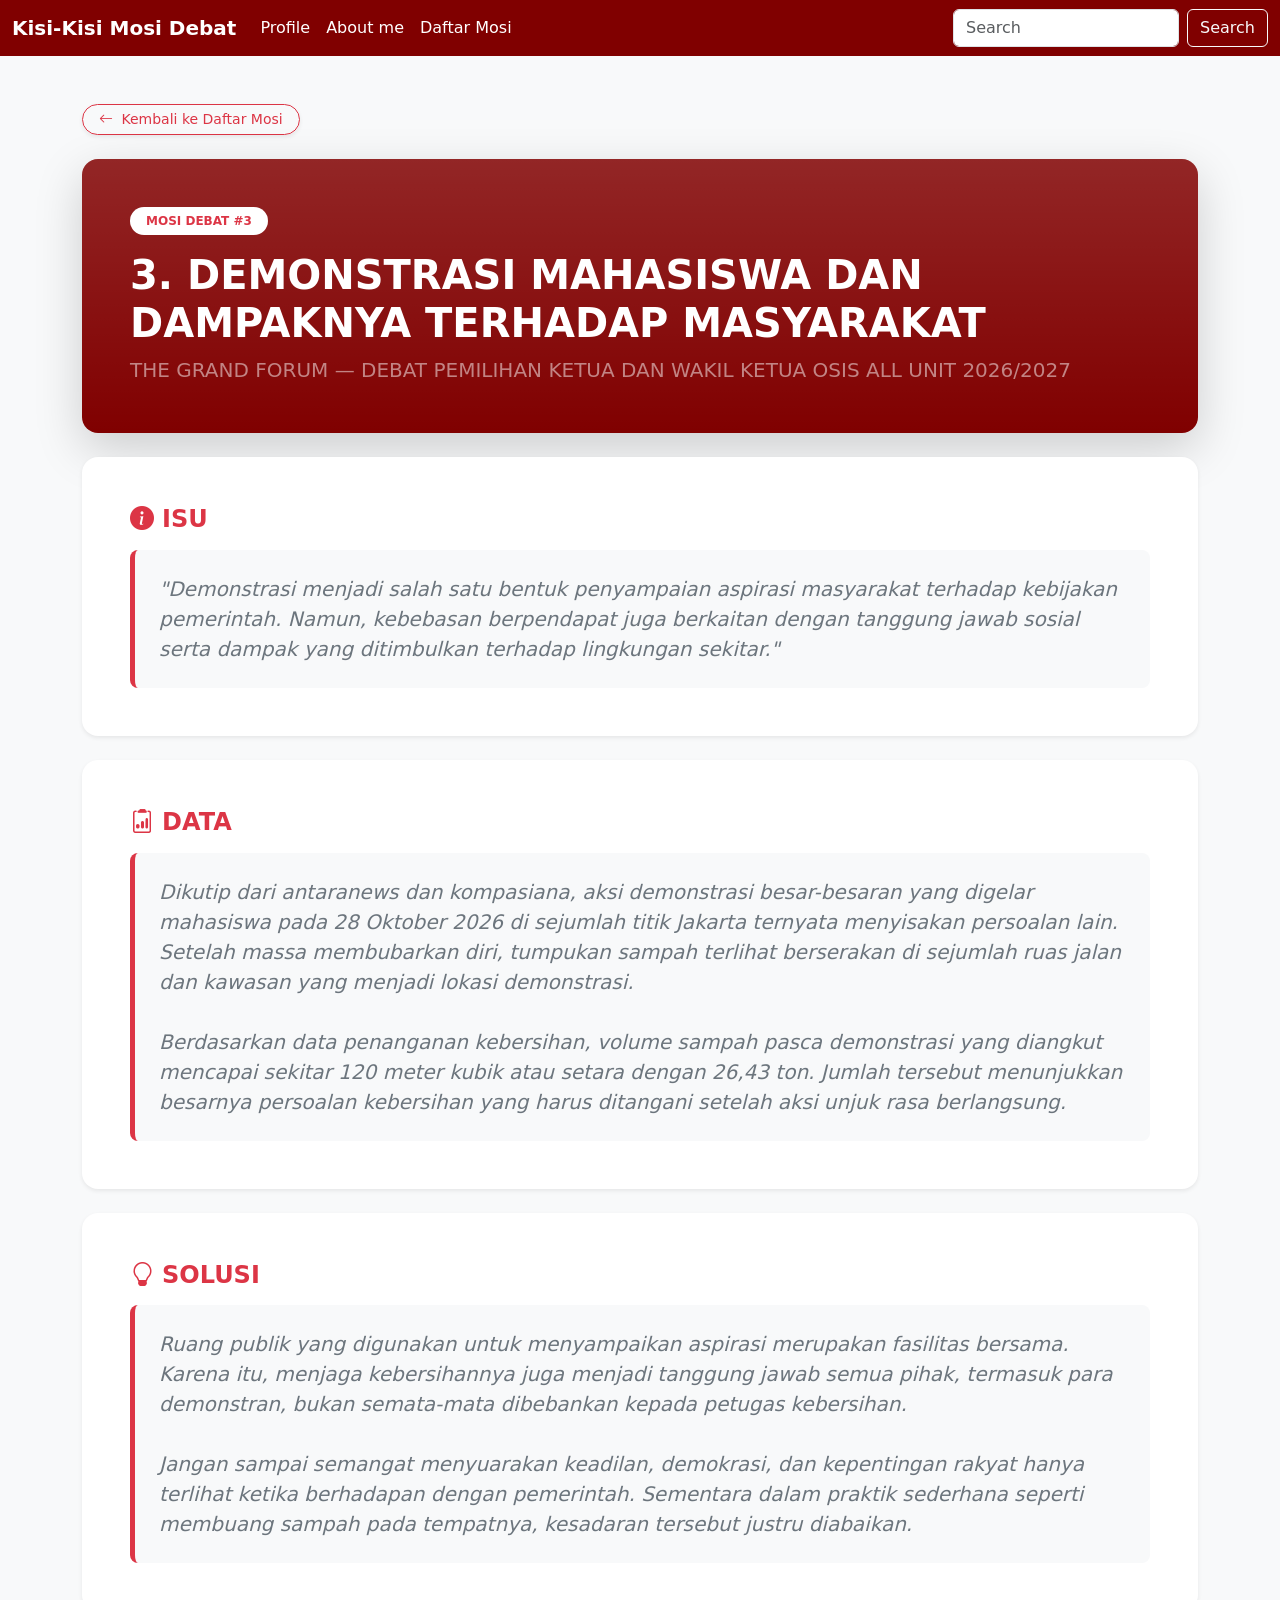
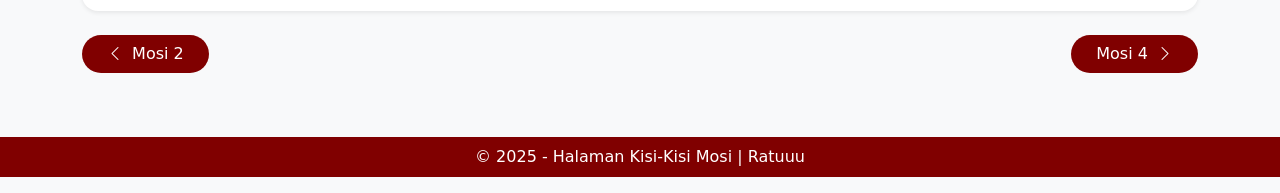
<file: mosi3.html>
<!DOCTYPE html>
<html lang="id">
<head>
  <meta http-equiv="CONTENT-TYPE" content="text/html; charset=UTF-8">
  <meta name="viewport" content="width=device-width, initial-scale=1.0">
  <title>Mosi 3: Demonstrasi Mahasiswa dan Dampaknya Terhadap Masyarakat - Web Mosi Wifey</title>
  <link href="https://cdn.jsdelivr.net/npm/bootstrap@5.3.8/dist/css/bootstrap.min.css" rel="stylesheet" integrity="sha384-sRIl4kxILFvY47J16cr9ZwB07vP4J8+LH7qKQnuqkuIAvNWLzeN8tE5YBujZqJLB" crossorigin="anonymous">
  <!-- Bootstrap Icons -->
  <link href="https://cdn.jsdelivr.net/npm/bootstrap-icons@1.11.3/font/bootstrap-icons.css" rel="stylesheet">
  <link rel="stylesheet" href="stylemosi.css">
</head>
<body class="bg-light d-flex flex-column min-vh-100">
  
  <!-- NAVBAR -->
  <nav class="navbar navbar-expand-lg">
    <div class="container-fluid">
      <a class="navbar-brand text-white" href="dashboard.html"><b>Kisi-Kisi Mosi Debat</b></a>
      <button class="navbar-toggler" type="button" data-bs-toggle="collapse" data-bs-target="#navbarSupportedContent" aria-controls="navbarSupportedContent" aria-expanded="false" aria-label="Toggle navigation">
        <span class="navbar-toggler-icon"></span>
      </button>
      
      <div class="collapse navbar-collapse" id="navbarSupportedContent">
        <ul class="navbar-nav me-auto mb-2 mb-lg-0">
          <li class="nav-item">
            <a class="nav-link active text-white" aria-current="page" href="#profile">Profile</a>
          </li>
          <li class="nav-item">
            <a class="nav-link text-white" href="#about">About me</a>
          </li>
          <li class="nav-item">
            <a class="nav-link text-white" href="#mosi">Daftar Mosi</a>
          </li>
        </ul>
        
        <form class="d-flex" role="search">
          <input class="form-control me-2" type="search" placeholder="Search" aria-label="Search"/>
          <button class="btn btn-outline-light" type="submit">Search</button>
        </form>
      </div>
    </div>
  </nav>

  <!-- MAIN CONTENT -->
  <main class="container my-5 flex-grow-1">
    
    <!-- Tombol Kembali ke Daftar -->
    <div class="mb-4">
      <a href="index.html" class="btn btn-outline-danger btn-sm rounded-pill px-3 shadow-sm">
        <i class="bi bi-arrow-left me-1"></i> Kembali ke Daftar Mosi
      </a>
    </div>

    <!-- Header Mosi -->
    <div class="card border-0 shadow-lg rounded-4 overflow-hidden mb-4">
      <div class="card-body bg-card bg-gradient text-white p-4 p-md-5">
        <span class="badge bg-white text-danger fw-bold px-3 py-2 rounded-pill mb-3">
          MOSI DEBAT #3
        </span>
        <h1 class="display-6 fw-bold mb-2">3. DEMONSTRASI MAHASISWA DAN DAMPAKNYA TERHADAP MASYARAKAT</h1>
        <p class="lead text-white-50 m-0">
          THE GRAND FORUM — DEBAT PEMILIHAN KETUA DAN WAKIL KETUA OSIS ALL UNIT 2026/2027
        </p>
      </div>
    </div>

    <!-- Kotak Fokus & Isu -->
    <div class="card border-0 shadow-sm rounded-4 mb-4">
      <div class="card-body p-4 p-md-5">

        <h4 class="text-danger fw-bold mb-3">
          <i class="bi bi-info-circle-fill me-2"></i>ISU
        </h4>
        <div class="p-4 bg-light rounded-3 border-start border-5 border-danger">
          <p class="fs-5 text-secondary fst-italic m-0">
            "Demonstrasi menjadi salah satu bentuk penyampaian aspirasi masyarakat terhadap kebijakan pemerintah. Namun, kebebasan berpendapat juga berkaitan dengan tanggung jawab sosial serta dampak yang ditimbulkan terhadap lingkungan sekitar."
          </p>
        </div>
      </div>
    </div>
    
    <!-- Kotak Data -->
    <div class="card border-0 shadow-sm rounded-4 mb-4">
      <div class="card-body p-4 p-md-5">
        <h4 class="text-danger fw-bold mb-3">
          <i class="bi bi-clipboard2-data me-2"></i>DATA
        </h4>
        <div class="p-4 bg-light rounded-3 border-start border-5 border-danger">
          <p class="fs-5 text-secondary fst-italic m-0">
            Dikutip dari antaranews dan kompasiana, aksi demonstrasi besar-besaran yang digelar mahasiswa pada 28 Oktober 2026 di sejumlah titik Jakarta ternyata menyisakan persoalan lain. Setelah massa membubarkan diri, tumpukan sampah terlihat berserakan di sejumlah ruas jalan dan kawasan yang menjadi lokasi demonstrasi.<br><br> Berdasarkan data penanganan kebersihan, volume sampah pasca demonstrasi yang diangkut mencapai sekitar 120 meter kubik atau setara dengan 26,43 ton. Jumlah tersebut menunjukkan besarnya persoalan kebersihan yang harus ditangani setelah aksi unjuk rasa berlangsung.
          </p>
        </div>
      </div>
    </div>

    <!-- Kotak Solusi -->
    <div class="card border-0 shadow-sm rounded-4 mb-4">
      <div class="card-body p-4 p-md-5">
        <h4 class="text-danger fw-bold mb-3">
          <i class="bi bi-lightbulb me-2"></i>SOLUSI
        </h4>
        <div class="p-4 bg-light rounded-3 border-start border-5 border-danger">
          <p class="fs-5 text-secondary fst-italic m-0">
            Ruang publik yang digunakan untuk menyampaikan aspirasi merupakan fasilitas bersama. Karena itu, menjaga kebersihannya juga menjadi tanggung jawab semua pihak, termasuk para demonstran, bukan semata-mata dibebankan kepada petugas kebersihan.<br><br> Jangan sampai semangat menyuarakan keadilan, demokrasi, dan kepentingan rakyat hanya terlihat ketika berhadapan dengan pemerintah. Sementara dalam praktik sederhana seperti membuang sampah pada tempatnya, kesadaran tersebut justru diabaikan.
          </p>
        </div>
      </div>
    </div>

    <!-- Navigasi Bawah Mosi -->
    <div class="d-flex justify-content-between align-items-center mt-4">
      <a href="mosi2.html" class="btn text-white bg-card rounded-pill px-4">
        <i class="bi bi-chevron-left me-1"></i> Mosi 2
      </a>
      <a href="mosi4.html" class="btn text-white bg-card rounded-pill px-4">
        Mosi 4 <i class="bi bi-chevron-right ms-1"></i>
      </a>
    </div>

  </main>

  <!-- FOOTER -->
  <footer class="bg-card text-center text-white py-2 mt-3 mb-3">
    <p class="m-0">© 2025 - Halaman Kisi-Kisi Mosi | Ratuuu</p>
  </footer>

  <script src="https://cdn.jsdelivr.net/npm/bootstrap@5.3.8/dist/js/bootstrap.bundle.min.js" integrity="sha384-FKyoEForCGlyvwx9Hj09JcYn3nv7wiPVlz7YYwJrWVcXK/BmnVDxM+D2scQbITxI" crossorigin="anonymous"></script>
      
</body>
</html>
</file>
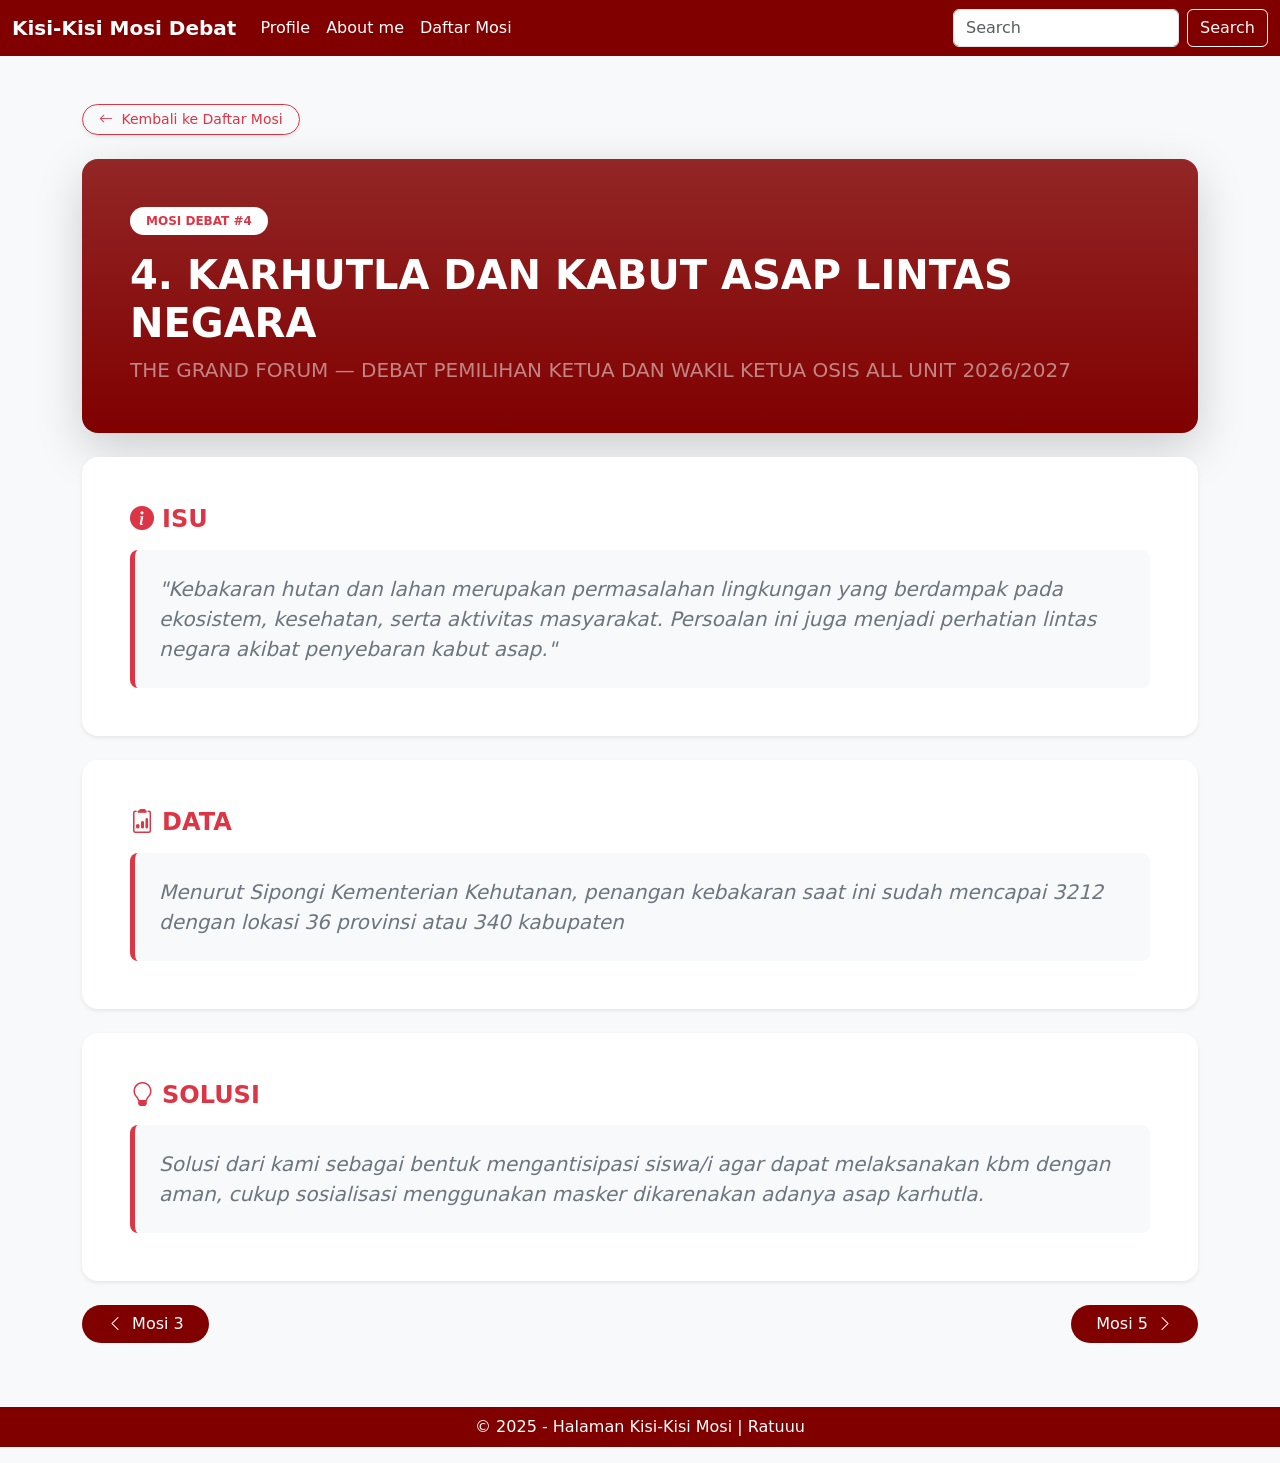
<file: mosi4.html>
<!DOCTYPE html>
<html lang="id">
<head>
  <meta http-equiv="CONTENT-TYPE" content="text/html; charset=UTF-8">
  <meta name="viewport" content="width=device-width, initial-scale=1.0">
  <title>Mosi 4: Karhutla dan Kabut Asap Lintas Negara - Web Mosi Wifey</title>
  <link href="https://cdn.jsdelivr.net/npm/bootstrap@5.3.8/dist/css/bootstrap.min.css" rel="stylesheet" integrity="sha384-sRIl4kxILFvY47J16cr9ZwB07vP4J8+LH7qKQnuqkuIAvNWLzeN8tE5YBujZqJLB" crossorigin="anonymous">
  <!-- Bootstrap Icons -->
  <link href="https://cdn.jsdelivr.net/npm/bootstrap-icons@1.11.3/font/bootstrap-icons.css" rel="stylesheet">
  <link rel="stylesheet" href="stylemosi.css">
</head>
<body class="bg-light d-flex flex-column min-vh-100">
  
  <!-- NAVBAR -->
  <nav class="navbar navbar-expand-lg">
    <div class="container-fluid">
      <a class="navbar-brand text-white" href="dashboard.html"><b>Kisi-Kisi Mosi Debat</b></a>
      <button class="navbar-toggler" type="button" data-bs-toggle="collapse" data-bs-target="#navbarSupportedContent" aria-controls="navbarSupportedContent" aria-expanded="false" aria-label="Toggle navigation">
        <span class="navbar-toggler-icon"></span>
      </button>
      
      <div class="collapse navbar-collapse" id="navbarSupportedContent">
        <ul class="navbar-nav me-auto mb-2 mb-lg-0">
          <li class="nav-item">
            <a class="nav-link active text-white" aria-current="page" href="#profile">Profile</a>
          </li>
          <li class="nav-item">
            <a class="nav-link text-white" href="#about">About me</a>
          </li>
          <li class="nav-item">
            <a class="nav-link text-white" href="#mosi">Daftar Mosi</a>
          </li>
        </ul>
        
        <form class="d-flex" role="search">
          <input class="form-control me-2" type="search" placeholder="Search" aria-label="Search"/>
          <button class="btn btn-outline-light" type="submit">Search</button>
        </form>
      </div>
    </div>
  </nav>

  <!-- MAIN CONTENT -->
  <main class="container my-5 flex-grow-1">
    
    <!-- Tombol Kembali ke Daftar -->
    <div class="mb-4">
      <a href="index.html" class="btn btn-outline-danger btn-sm rounded-pill px-3 shadow-sm">
        <i class="bi bi-arrow-left me-1"></i> Kembali ke Daftar Mosi
      </a>
    </div>

    <!-- Header Mosi -->
    <div class="card border-0 shadow-lg rounded-4 overflow-hidden mb-4">
      <div class="card-body bg-card bg-gradient text-white p-4 p-md-5">
        <span class="badge bg-white text-danger fw-bold px-3 py-2 rounded-pill mb-3">
          MOSI DEBAT #4
        </span>
        <h1 class="display-6 fw-bold mb-2">4. KARHUTLA DAN KABUT ASAP LINTAS NEGARA</h1>
        <p class="lead text-white-50 m-0">
          THE GRAND FORUM — DEBAT PEMILIHAN KETUA DAN WAKIL KETUA OSIS ALL UNIT 2026/2027
        </p>
      </div>
    </div>

    <!-- Kotak Isi Isu -->
    <div class="card border-0 shadow-sm rounded-4 mb-4">
      <div class="card-body p-4 p-md-5">
        <h4 class="text-danger fw-bold mb-3">
          <i class="bi bi-info-circle-fill me-2"></i>ISU
        </h4>
        <div class="p-4 bg-light rounded-3 border-start border-5 border-danger">
          <p class="fs-5 text-secondary fst-italic m-0">
            "Kebakaran hutan dan lahan merupakan permasalahan lingkungan yang berdampak pada ekosistem, kesehatan, serta aktivitas masyarakat. Persoalan ini juga menjadi perhatian lintas negara akibat penyebaran kabut asap."
          </p>
        </div>
      </div>
    </div>
    
    <!-- Kotak Data -->
    <div class="card border-0 shadow-sm rounded-4 mb-4">
      <div class="card-body p-4 p-md-5">
        <h4 class="text-danger fw-bold mb-3">
          <i class="bi bi-clipboard2-data me-2"></i>DATA
        </h4>
        <div class="p-4 bg-light rounded-3 border-start border-5 border-danger">
          <p class="fs-5 text-secondary fst-italic m-0">
             Menurut Sipongi Kementerian Kehutanan, penangan kebakaran saat ini sudah mencapai 3212 dengan lokasi 36 provinsi atau 340 kabupaten
          </p>
        </div>
      </div>
    </div>

    <!-- Kotak Solusi -->
    <div class="card border-0 shadow-sm rounded-4 mb-4">
      <div class="card-body p-4 p-md-5">
        <h4 class="text-danger fw-bold mb-3">
          <i class="bi bi-lightbulb me-2"></i>SOLUSI
        </h4>
        <div class="p-4 bg-light rounded-3 border-start border-5 border-danger">
          <p class="fs-5 text-secondary fst-italic m-0">
            Solusi dari kami sebagai bentuk mengantisipasi siswa/i agar dapat melaksanakan kbm dengan aman, cukup sosialisasi menggunakan masker dikarenakan adanya asap karhutla.
          </p>
        </div>
      </div>
    </div>

    <!-- Navigasi Bawah Mosi -->
    <div class="d-flex justify-content-between align-items-center mt-4">
      <a href="mosi3.html" class="btn text-white bg-card rounded-pill px-4">
        <i class="bi bi-chevron-left me-1"></i> Mosi 3
      </a>
      <a href="mosi5.html" class="btn text-white bg-card rounded-pill px-4">
        Mosi 5 <i class="bi bi-chevron-right ms-1"></i>
      </a>
    </div>

  </main>

  <!-- FOOTER -->
  <footer class="bg-card text-center text-white py-2 mt-3 mb-3">
    <p class="m-0">© 2025 - Halaman Kisi-Kisi Mosi | Ratuuu</p>
  </footer>

  <script src="https://cdn.jsdelivr.net/npm/bootstrap@5.3.8/dist/js/bootstrap.bundle.min.js" integrity="sha384-FKyoEForCGlyvwx9Hj09JcYn3nv7wiPVlz7YYwJrWVcXK/BmnVDxM+D2scQbITxI" crossorigin="anonymous"></script>
      
</body>
</html>
</file>
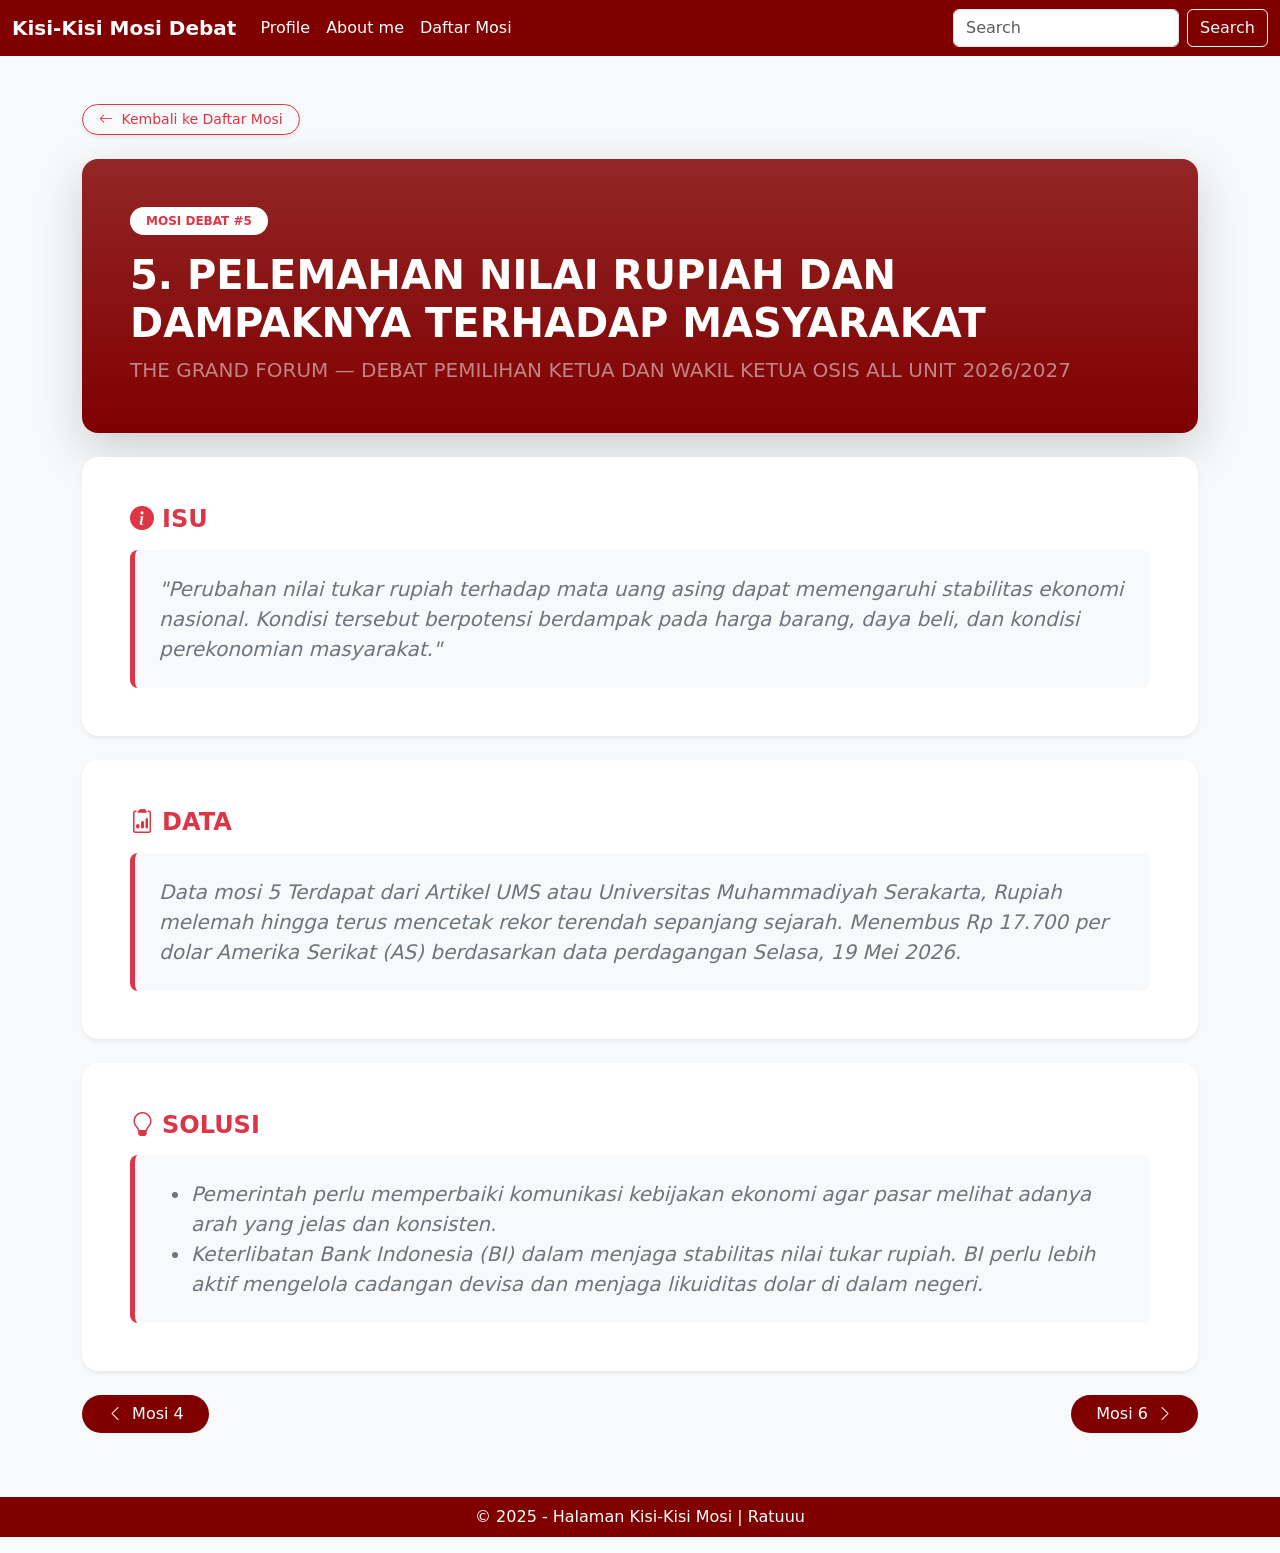
<file: mosi5.html>
<!DOCTYPE html>
<html lang="id">
<head>
  <meta http-equiv="CONTENT-TYPE" content="text/html; charset=UTF-8">
  <meta name="viewport" content="width=device-width, initial-scale=1.0">
  <title>Mosi 5: Pelemahan Nilai Rupiah dan Dampaknya Terhadap Masyarakat - Web Mosi Wifey</title>
  <link href="https://cdn.jsdelivr.net/npm/bootstrap@5.3.8/dist/css/bootstrap.min.css" rel="stylesheet" integrity="sha384-sRIl4kxILFvY47J16cr9ZwB07vP4J8+LH7qKQnuqkuIAvNWLzeN8tE5YBujZqJLB" crossorigin="anonymous">
  <!-- Bootstrap Icons -->
  <link href="https://cdn.jsdelivr.net/npm/bootstrap-icons@1.11.3/font/bootstrap-icons.css" rel="stylesheet">
  <link rel="stylesheet" href="stylemosi.css">
</head>
<body class="bg-light d-flex flex-column min-vh-100">
  
  <!-- NAVBAR -->
  <nav class="navbar navbar-expand-lg">
    <div class="container-fluid">
      <a class="navbar-brand text-white" href="dashboard.html"><b>Kisi-Kisi Mosi Debat</b></a>
      <button class="navbar-toggler" type="button" data-bs-toggle="collapse" data-bs-target="#navbarSupportedContent" aria-controls="navbarSupportedContent" aria-expanded="false" aria-label="Toggle navigation">
        <span class="navbar-toggler-icon"></span>
      </button>
      
      <div class="collapse navbar-collapse" id="navbarSupportedContent">
        <ul class="navbar-nav me-auto mb-2 mb-lg-0">
          <li class="nav-item">
            <a class="nav-link active text-white" aria-current="page" href="#profile">Profile</a>
          </li>
          <li class="nav-item">
            <a class="nav-link text-white" href="#about">About me</a>
          </li>
          <li class="nav-item">
            <a class="nav-link text-white" href="#mosi">Daftar Mosi</a>
          </li>
        </ul>
        
        <form class="d-flex" role="search">
          <input class="form-control me-2" type="search" placeholder="Search" aria-label="Search"/>
          <button class="btn btn-outline-light" type="submit">Search</button>
        </form>
      </div>
    </div>
  </nav>

  <!-- MAIN CONTENT -->
  <main class="container my-5 flex-grow-1">
    
    <!-- Tombol Kembali ke Daftar -->
    <div class="mb-4">
      <a href="index.html" class="btn btn-outline-danger btn-sm rounded-pill px-3 shadow-sm">
        <i class="bi bi-arrow-left me-1"></i> Kembali ke Daftar Mosi
      </a>
    </div>

    <!-- Header Mosi -->
    <div class="card border-0 shadow-lg rounded-4 overflow-hidden mb-4">
      <div class="card-body bg-card bg-gradient text-white p-4 p-md-5">
        <span class="badge bg-white text-danger fw-bold px-3 py-2 rounded-pill mb-3">
          MOSI DEBAT #5
        </span>
        <h1 class="display-6 fw-bold mb-2">5. PELEMAHAN NILAI RUPIAH DAN DAMPAKNYA TERHADAP MASYARAKAT</h1>
        <p class="lead text-white-50 m-0">
          THE GRAND FORUM — DEBAT PEMILIHAN KETUA DAN WAKIL KETUA OSIS ALL UNIT 2026/2027
        </p>
      </div>
    </div>

    <!-- Kotak Isi Isu -->
    <div class="card border-0 shadow-sm rounded-4 mb-4">
      <div class="card-body p-4 p-md-5">
        <h4 class="text-danger fw-bold mb-3">
          <i class="bi bi-info-circle-fill me-2"></i>ISU
        </h4>
        <div class="p-4 bg-light rounded-3 border-start border-5 border-danger">
          <p class="fs-5 text-secondary fst-italic m-0">
            "Perubahan nilai tukar rupiah terhadap mata uang asing dapat memengaruhi stabilitas ekonomi nasional. Kondisi tersebut berpotensi berdampak pada harga barang, daya beli, dan kondisi perekonomian masyarakat."
          </p>
        </div>
      </div>
    </div>
    
    <!-- Kotak Data -->
    <div class="card border-0 shadow-sm rounded-4 mb-4">
      <div class="card-body p-4 p-md-5">
        <h4 class="text-danger fw-bold mb-3">
          <i class="bi bi-clipboard2-data me-2"></i>DATA
        </h4>
        <div class="p-4 bg-light rounded-3 border-start border-5 border-danger">
          <p class="fs-5 text-secondary fst-italic m-0">
            Data mosi 5
Terdapat dari Artikel UMS atau Universitas Muhammadiyah Serakarta, Rupiah melemah hingga terus mencetak rekor terendah sepanjang sejarah. Menembus Rp 17.700 per dolar Amerika Serikat (AS) berdasarkan data perdagangan Selasa, 19 Mei 2026.
            </p>
        </div>
      </div>
    </div>

    <!-- Kotak Solusi -->
    <div class="card border-0 shadow-sm rounded-4 mb-4">
      <div class="card-body p-4 p-md-5">
        <h4 class="text-danger fw-bold mb-3">
          <i class="bi bi-lightbulb me-2"></i>SOLUSI
        </h4>
        <div class="p-4 bg-light rounded-3 border-start border-5 border-danger">
          <ul class="fs-5 text-secondary fst-italic m-0">
            <li>Pemerintah perlu memperbaiki komunikasi kebijakan ekonomi agar pasar melihat adanya arah yang jelas dan konsisten.</li>
            <li>Keterlibatan Bank Indonesia (BI) dalam menjaga stabilitas nilai tukar rupiah. BI perlu lebih aktif mengelola cadangan devisa dan menjaga likuiditas dolar di dalam negeri.</li>
          </ul>
        </div>
      </div>
    </div>

    <!-- Navigasi Bawah Mosi -->
    <div class="d-flex justify-content-between align-items-center mt-4">
      <a href="mosi4.html" class="btn text-white bg-card rounded-pill px-4">
        <i class="bi bi-chevron-left me-1"></i> Mosi 4
      </a>
      <a href="mosi6.html" class="btn text-white bg-card rounded-pill px-4">
        Mosi 6 <i class="bi bi-chevron-right ms-1"></i>
      </a>
    </div>

  </main>

  <!-- FOOTER -->
  <footer class="bg-card text-center text-white py-2 mt-3 mb-3">
    <p class="m-0">© 2025 - Halaman Kisi-Kisi Mosi | Ratuuu</p>
  </footer>

  <script src="https://cdn.jsdelivr.net/npm/bootstrap@5.3.8/dist/js/bootstrap.bundle.min.js" integrity="sha384-FKyoEForCGlyvwx9Hj09JcYn3nv7wiPVlz7YYwJrWVcXK/BmnVDxM+D2scQbITxI" crossorigin="anonymous"></script>
      
</body>
</html>
</file>
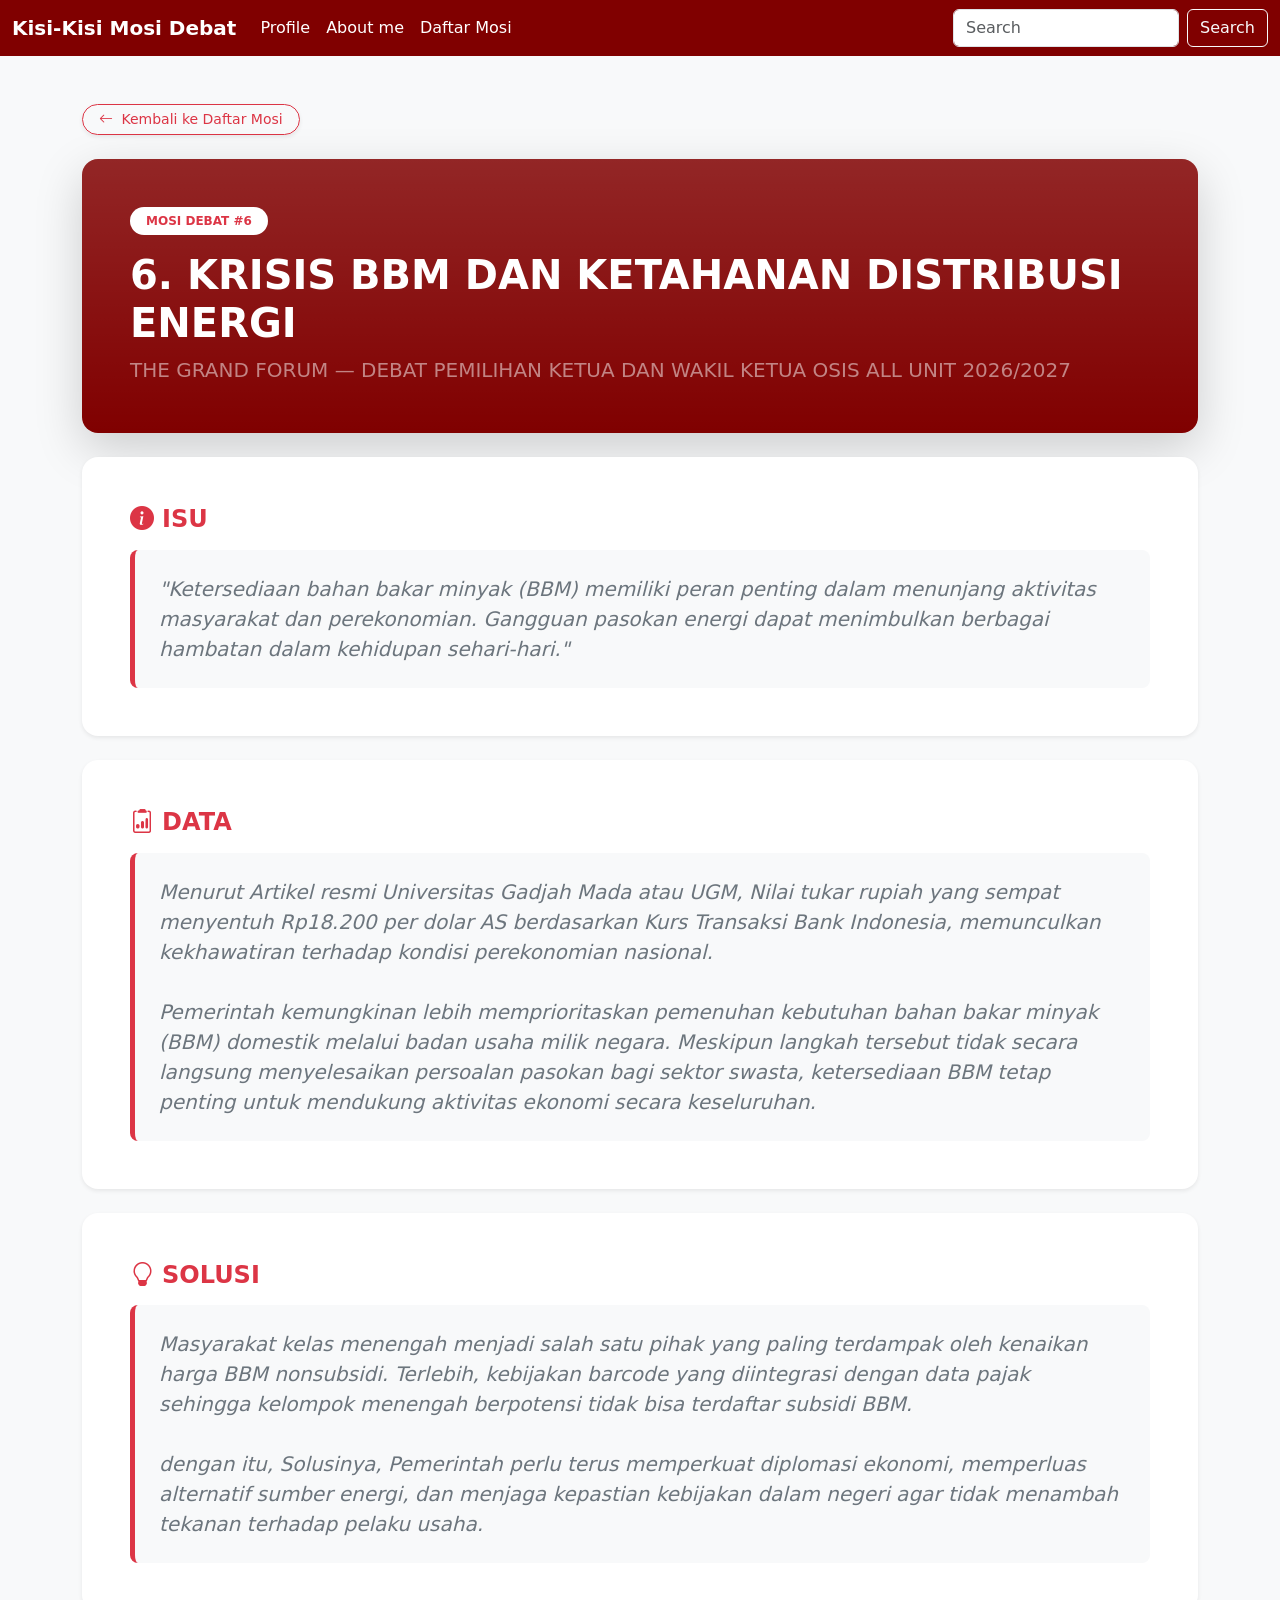
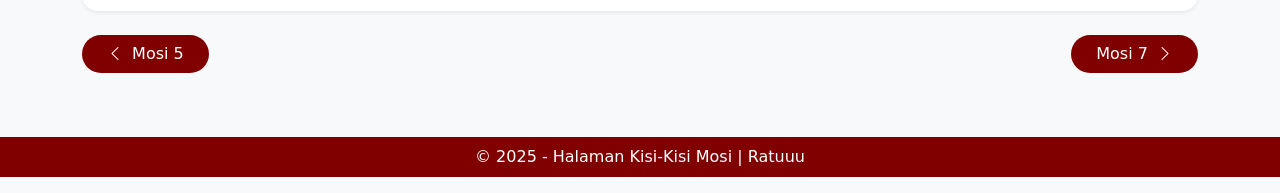
<file: mosi6.html>
<!DOCTYPE html>
<html lang="id">
<head>
  <meta http-equiv="CONTENT-TYPE" content="text/html; charset=UTF-8">
  <meta name="viewport" content="width=device-width, initial-scale=1.0">
  <title>Mosi 6: Krisis BBM dan Ketahanan Distribusi Energi - Web Mosi Wifey</title>
  <link href="https://cdn.jsdelivr.net/npm/bootstrap@5.3.8/dist/css/bootstrap.min.css" rel="stylesheet" integrity="sha384-sRIl4kxILFvY47J16cr9ZwB07vP4J8+LH7qKQnuqkuIAvNWLzeN8tE5YBujZqJLB" crossorigin="anonymous">
  <!-- Bootstrap Icons -->
  <link href="https://cdn.jsdelivr.net/npm/bootstrap-icons@1.11.3/font/bootstrap-icons.css" rel="stylesheet">
  <link rel="stylesheet" href="stylemosi.css">
</head>
<body class="bg-light d-flex flex-column min-vh-100">
  
  <!-- NAVBAR -->
  <nav class="navbar navbar-expand-lg">
    <div class="container-fluid">
      <a class="navbar-brand text-white" href="dashboard.html"><b>Kisi-Kisi Mosi Debat</b></a>
      <button class="navbar-toggler" type="button" data-bs-toggle="collapse" data-bs-target="#navbarSupportedContent" aria-controls="navbarSupportedContent" aria-expanded="false" aria-label="Toggle navigation">
        <span class="navbar-toggler-icon"></span>
      </button>
      
      <div class="collapse navbar-collapse" id="navbarSupportedContent">
        <ul class="navbar-nav me-auto mb-2 mb-lg-0">
          <li class="nav-item">
            <a class="nav-link active text-white" aria-current="page" href="#profile">Profile</a>
          </li>
          <li class="nav-item">
            <a class="nav-link text-white" href="#about">About me</a>
          </li>
          <li class="nav-item">
            <a class="nav-link text-white" href="#mosi">Daftar Mosi</a>
          </li>
        </ul>
        
        <form class="d-flex" role="search">
          <input class="form-control me-2" type="search" placeholder="Search" aria-label="Search"/>
          <button class="btn btn-outline-light" type="submit">Search</button>
        </form>
      </div>
    </div>
  </nav>

  <!-- MAIN CONTENT -->
  <main class="container my-5 flex-grow-1">
    
    <!-- Tombol Kembali ke Daftar -->
    <div class="mb-4">
      <a href="index.html" class="btn btn-outline-danger btn-sm rounded-pill px-3 shadow-sm">
        <i class="bi bi-arrow-left me-1"></i> Kembali ke Daftar Mosi
      </a>
    </div>

    <!-- Header Mosi -->
    <div class="card border-0 shadow-lg rounded-4 overflow-hidden mb-4">
      <div class="card-body bg-card bg-gradient text-white p-4 p-md-5">
        <span class="badge bg-white text-danger fw-bold px-3 py-2 rounded-pill mb-3">
          MOSI DEBAT #6
        </span>
        <h1 class="display-6 fw-bold mb-2">6. KRISIS BBM DAN KETAHANAN DISTRIBUSI ENERGI</h1>
        <p class="lead text-white-50 m-0">
          THE GRAND FORUM — DEBAT PEMILIHAN KETUA DAN WAKIL KETUA OSIS ALL UNIT 2026/2027
        </p>
      </div>
    </div>

    <!-- Kotak Isi Isu -->
    <div class="card border-0 shadow-sm rounded-4 mb-4">
      <div class="card-body p-4 p-md-5">
        <h4 class="text-danger fw-bold mb-3">
          <i class="bi bi-info-circle-fill me-2"></i>ISU
        </h4>
        <div class="p-4 bg-light rounded-3 border-start border-5 border-danger">
          <p class="fs-5 text-secondary fst-italic m-0">
            "Ketersediaan bahan bakar minyak (BBM) memiliki peran penting dalam menunjang aktivitas masyarakat dan perekonomian. Gangguan pasokan energi dapat menimbulkan berbagai hambatan dalam kehidupan sehari-hari."
          </p>
        </div>
      </div>
    </div>
    
    <!-- Kotak Data -->
    <div class="card border-0 shadow-sm rounded-4 mb-4">
      <div class="card-body p-4 p-md-5">
        <h4 class="text-danger fw-bold mb-3">
          <i class="bi bi-clipboard2-data me-2"></i>DATA
        </h4>
        <div class="p-4 bg-light rounded-3 border-start border-5 border-danger">
          <p class="fs-5 text-secondary fst-italic m-0">
               Menurut Artikel resmi Universitas Gadjah Mada atau UGM, Nilai tukar rupiah yang sempat menyentuh Rp18.200 per dolar AS berdasarkan Kurs Transaksi Bank Indonesia, memunculkan kekhawatiran terhadap kondisi perekonomian nasional.<br><br> Pemerintah kemungkinan lebih memprioritaskan pemenuhan kebutuhan bahan bakar minyak (BBM) domestik melalui badan usaha milik negara. Meskipun langkah tersebut tidak secara langsung menyelesaikan persoalan pasokan bagi sektor swasta, ketersediaan BBM tetap penting untuk mendukung aktivitas ekonomi secara keseluruhan.
            </p>
        </div>
      </div>
    </div>

    <!-- Kotak Solusi -->
    <div class="card border-0 shadow-sm rounded-4 mb-4">
      <div class="card-body p-4 p-md-5">
        <h4 class="text-danger fw-bold mb-3">
          <i class="bi bi-lightbulb me-2"></i>SOLUSI
        </h4>
        <div class="p-4 bg-light rounded-3 border-start border-5 border-danger">
          <p class="fs-5 text-secondary fst-italic m-0">
            Masyarakat kelas menengah menjadi salah satu pihak yang paling terdampak oleh kenaikan harga BBM nonsubsidi. Terlebih, kebijakan barcode yang diintegrasi dengan data pajak sehingga kelompok menengah berpotensi tidak bisa terdaftar subsidi BBM.<br><br>dengan itu, Solusinya, Pemerintah perlu terus memperkuat diplomasi ekonomi, memperluas alternatif sumber energi, dan menjaga kepastian kebijakan dalam negeri agar tidak menambah tekanan terhadap pelaku usaha.
          </p>
        </div>
      </div>
    </div>

    <!-- Navigasi Bawah Mosi -->
    <div class="d-flex justify-content-between align-items-center mt-4">
      <a href="mosi5.html" class="btn text-white bg-card rounded-pill px-4">
        <i class="bi bi-chevron-left me-1"></i> Mosi 5
      </a>
      <a href="mosi7.html" class="btn text-white bg-card rounded-pill px-4">
        Mosi 7 <i class="bi bi-chevron-right ms-1"></i>
      </a>
    </div>

  </main>

  <!-- FOOTER -->
  <footer class="bg-card text-center text-white py-2 mt-3 mb-3">
    <p class="m-0">© 2025 - Halaman Kisi-Kisi Mosi | Ratuuu</p>
  </footer>

  <script src="https://cdn.jsdelivr.net/npm/bootstrap@5.3.8/dist/js/bootstrap.bundle.min.js" integrity="sha384-FKyoEForCGlyvwx9Hj09JcYn3nv7wiPVlz7YYwJrWVcXK/BmnVDxM+D2scQbITxI" crossorigin="anonymous"></script>
      
</body>
</html>
</file>
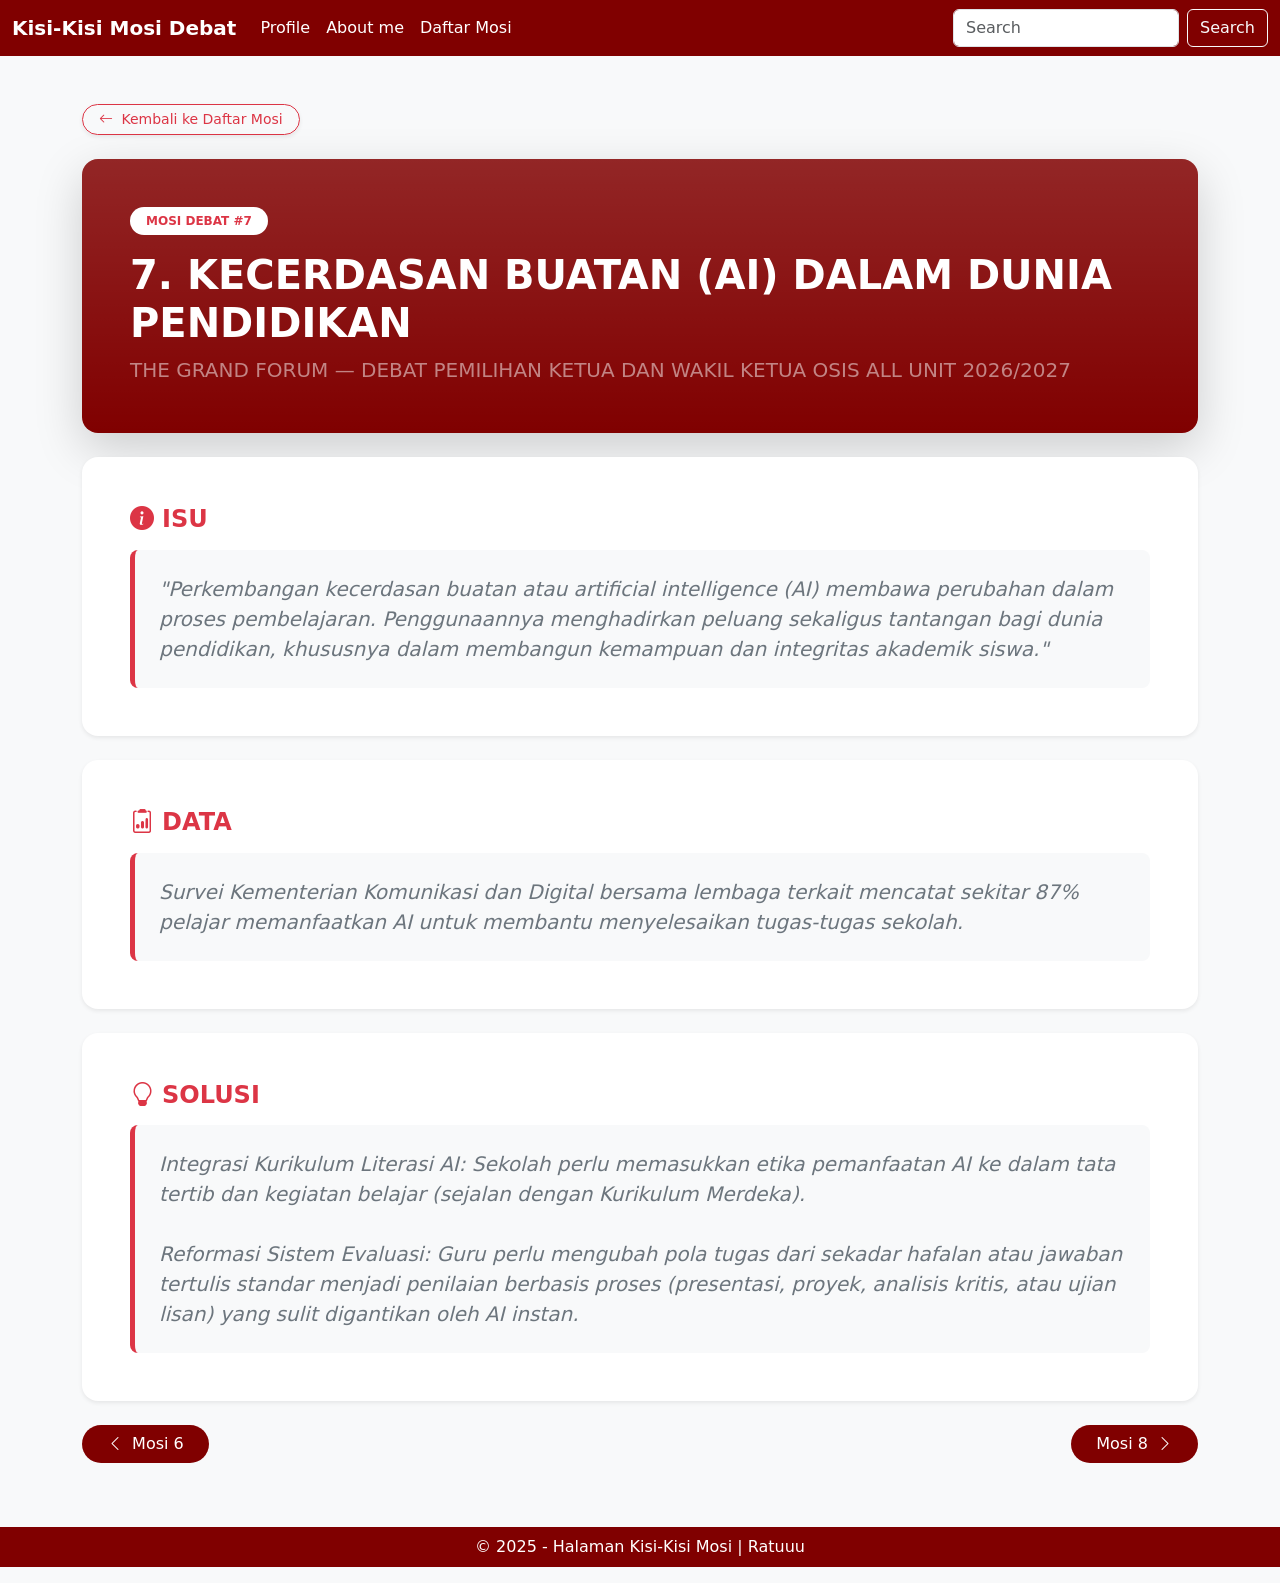
<file: mosi7.html>
<!DOCTYPE html>
<html lang="id">
<head>
  <meta http-equiv="CONTENT-TYPE" content="text/html; charset=UTF-8">
  <meta name="viewport" content="width=device-width, initial-scale=1.0">
  <title>Mosi 7: Kecerdasan Buatan (AI) Dalam Dunia Pendidikan - Web Mosi Wifey</title>
  <link href="https://cdn.jsdelivr.net/npm/bootstrap@5.3.8/dist/css/bootstrap.min.css" rel="stylesheet" integrity="sha384-sRIl4kxILFvY47J16cr9ZwB07vP4J8+LH7qKQnuqkuIAvNWLzeN8tE5YBujZqJLB" crossorigin="anonymous">
  <!-- Bootstrap Icons -->
  <link href="https://cdn.jsdelivr.net/npm/bootstrap-icons@1.11.3/font/bootstrap-icons.css" rel="stylesheet">
  <link rel="stylesheet" href="stylemosi.css">
</head>
<body class="bg-light d-flex flex-column min-vh-100">
  
  <!-- NAVBAR -->
  <nav class="navbar navbar-expand-lg">
    <div class="container-fluid">
      <a class="navbar-brand text-white" href="dashboard.html"><b>Kisi-Kisi Mosi Debat</b></a>
      <button class="navbar-toggler" type="button" data-bs-toggle="collapse" data-bs-target="#navbarSupportedContent" aria-controls="navbarSupportedContent" aria-expanded="false" aria-label="Toggle navigation">
        <span class="navbar-toggler-icon"></span>
      </button>
      
      <div class="collapse navbar-collapse" id="navbarSupportedContent">
        <ul class="navbar-nav me-auto mb-2 mb-lg-0">
          <li class="nav-item">
            <a class="nav-link active text-white" aria-current="page" href="#profile">Profile</a>
          </li>
          <li class="nav-item">
            <a class="nav-link text-white" href="#about">About me</a>
          </li>
          <li class="nav-item">
            <a class="nav-link text-white" href="#mosi">Daftar Mosi</a>
          </li>
        </ul>
        
        <form class="d-flex" role="search">
          <input class="form-control me-2" type="search" placeholder="Search" aria-label="Search"/>
          <button class="btn btn-outline-light" type="submit">Search</button>
        </form>
      </div>
    </div>
  </nav>

  <!-- MAIN CONTENT -->
  <main class="container my-5 flex-grow-1">
    
    <!-- Tombol Kembali ke Daftar -->
    <div class="mb-4">
      <a href="index.html" class="btn btn-outline-danger btn-sm rounded-pill px-3 shadow-sm">
        <i class="bi bi-arrow-left me-1"></i> Kembali ke Daftar Mosi
      </a>
    </div>

    <!-- Header Mosi -->
    <div class="card border-0 shadow-lg rounded-4 overflow-hidden mb-4">
      <div class="card-body bg-card bg-gradient text-white p-4 p-md-5">
        <span class="badge bg-white text-danger fw-bold px-3 py-2 rounded-pill mb-3">
          MOSI DEBAT #7
        </span>
        <h1 class="display-6 fw-bold mb-2">7. KECERDASAN BUATAN (AI) DALAM DUNIA PENDIDIKAN</h1>
        <p class="lead text-white-50 m-0">
          THE GRAND FORUM — DEBAT PEMILIHAN KETUA DAN WAKIL KETUA OSIS ALL UNIT 2026/2027
        </p>
      </div>
    </div>

    <!-- Kotak Isi Isu -->
    <div class="card border-0 shadow-sm rounded-4 mb-4">
      <div class="card-body p-4 p-md-5">
        <h4 class="text-danger fw-bold mb-3">
          <i class="bi bi-info-circle-fill me-2"></i>ISU
        </h4>
        <div class="p-4 bg-light rounded-3 border-start border-5 border-danger">
          <p class="fs-5 text-secondary fst-italic m-0">
            "Perkembangan kecerdasan buatan atau artificial intelligence (AI) membawa perubahan dalam proses pembelajaran. Penggunaannya menghadirkan peluang sekaligus tantangan bagi dunia pendidikan, khususnya dalam membangun kemampuan dan integritas akademik siswa."
          </p>
        </div>
      </div>
    </div>
    
    <!-- Kotak Data -->
    <div class="card border-0 shadow-sm rounded-4 mb-4">
      <div class="card-body p-4 p-md-5">
        <h4 class="text-danger fw-bold mb-3">
          <i class="bi bi-clipboard2-data me-2"></i>DATA
        </h4>
        <div class="p-4 bg-light rounded-3 border-start border-5 border-danger">
          <p class="fs-5 text-secondary fst-italic m-0">Survei Kementerian Komunikasi dan Digital bersama lembaga terkait mencatat sekitar 87% pelajar memanfaatkan AI untuk membantu menyelesaikan tugas-tugas sekolah.</p>
        </div>
      </div>
    </div>

    <!-- Kotak Solusi -->
    <div class="card border-0 shadow-sm rounded-4 mb-4">
      <div class="card-body p-4 p-md-5">
        <h4 class="text-danger fw-bold mb-3">
          <i class="bi bi-lightbulb me-2"></i>SOLUSI
        </h4>
        <div class="p-4 bg-light rounded-3 border-start border-5 border-danger">
          <p class="fs-5 text-secondary fst-italic m-0">
            Integrasi Kurikulum Literasi AI: Sekolah perlu memasukkan etika pemanfaatan AI ke dalam tata tertib dan kegiatan belajar (sejalan dengan Kurikulum Merdeka).<br><br>Reformasi Sistem Evaluasi: Guru perlu mengubah pola tugas dari sekadar hafalan atau jawaban tertulis standar menjadi penilaian berbasis proses (presentasi, proyek, analisis kritis, atau ujian lisan) yang sulit digantikan oleh AI instan.
          </p>
        </div>
      </div>
    </div>

    <!-- Navigasi Bawah Mosi -->
    <div class="d-flex justify-content-between align-items-center mt-4">
      <a href="mosi6.html" class="btn text-white bg-card rounded-pill px-4">
        <i class="bi bi-chevron-left me-1"></i> Mosi 6
      </a>
      <a href="mosi8.html" class="btn text-white bg-card rounded-pill px-4">
        Mosi 8 <i class="bi bi-chevron-right ms-1"></i>
      </a>
    </div>

  </main>

  <!-- FOOTER -->
  <footer class="bg-card text-center text-white py-2 mt-3 mb-3">
    <p class="m-0">© 2025 - Halaman Kisi-Kisi Mosi | Ratuuu</p>
  </footer>

  <script src="https://cdn.jsdelivr.net/npm/bootstrap@5.3.8/dist/js/bootstrap.bundle.min.js" integrity="sha384-FKyoEForCGlyvwx9Hj09JcYn3nv7wiPVlz7YYwJrWVcXK/BmnVDxM+D2scQbITxI" crossorigin="anonymous"></script>
      
</body>
</html>
</file>
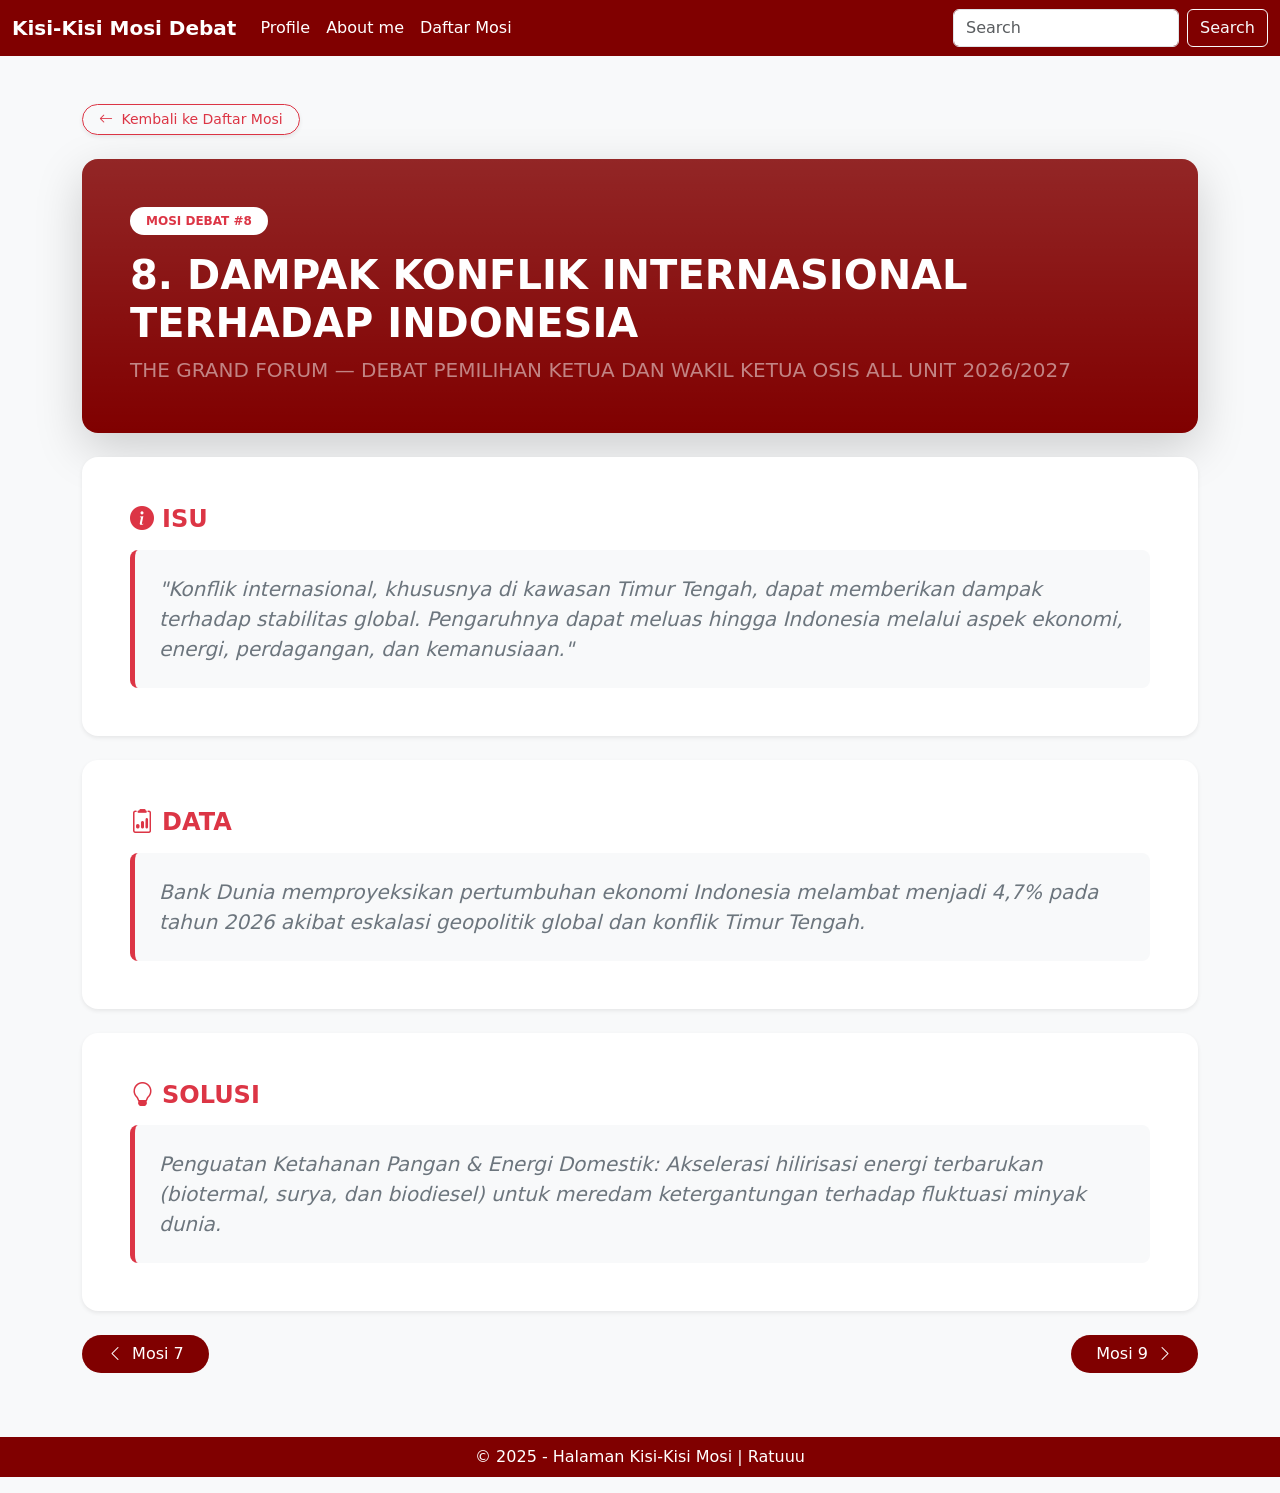
<file: mosi8.html>
<!DOCTYPE html>
<html lang="id">
<head>
  <meta http-equiv="CONTENT-TYPE" content="text/html; charset=UTF-8">
  <meta name="viewport" content="width=device-width, initial-scale=1.0">
  <title>Mosi 8: Dampak Konflik Internasional Terhadap Indonesia - Web Mosi Wifey</title>
  <link href="https://cdn.jsdelivr.net/npm/bootstrap@5.3.8/dist/css/bootstrap.min.css" rel="stylesheet" integrity="sha384-sRIl4kxILFvY47J16cr9ZwB07vP4J8+LH7qKQnuqkuIAvNWLzeN8tE5YBujZqJLB" crossorigin="anonymous">
  <!-- Bootstrap Icons -->
  <link href="https://cdn.jsdelivr.net/npm/bootstrap-icons@1.11.3/font/bootstrap-icons.css" rel="stylesheet">
  <link rel="stylesheet" href="stylemosi.css">
</head>
<body class="bg-light d-flex flex-column min-vh-100">
  
  <!-- NAVBAR -->
  <nav class="navbar navbar-expand-lg">
    <div class="container-fluid">
      <a class="navbar-brand text-white" href="dashboard.html"><b>Kisi-Kisi Mosi Debat</b></a>
      <button class="navbar-toggler" type="button" data-bs-toggle="collapse" data-bs-target="#navbarSupportedContent" aria-controls="navbarSupportedContent" aria-expanded="false" aria-label="Toggle navigation">
        <span class="navbar-toggler-icon"></span>
      </button>
      
      <div class="collapse navbar-collapse" id="navbarSupportedContent">
        <ul class="navbar-nav me-auto mb-2 mb-lg-0">
          <li class="nav-item">
            <a class="nav-link active text-white" aria-current="page" href="#profile">Profile</a>
          </li>
          <li class="nav-item">
            <a class="nav-link text-white" href="#about">About me</a>
          </li>
          <li class="nav-item">
            <a class="nav-link text-white" href="#mosi">Daftar Mosi</a>
          </li>
        </ul>
        
        <form class="d-flex" role="search">
          <input class="form-control me-2" type="search" placeholder="Search" aria-label="Search"/>
          <button class="btn btn-outline-light" type="submit">Search</button>
        </form>
      </div>
    </div>
  </nav>

  <!-- MAIN CONTENT -->
  <main class="container my-5 flex-grow-1">
    
    <!-- Tombol Kembali ke Daftar -->
    <div class="mb-4">
      <a href="index.html" class="btn btn-outline-danger btn-sm rounded-pill px-3 shadow-sm">
        <i class="bi bi-arrow-left me-1"></i> Kembali ke Daftar Mosi
      </a>
    </div>

    <!-- Header Mosi -->
    <div class="card border-0 shadow-lg rounded-4 overflow-hidden mb-4">
      <div class="card-body bg-card bg-gradient text-white p-4 p-md-5">
        <span class="badge bg-white text-danger fw-bold px-3 py-2 rounded-pill mb-3">
          MOSI DEBAT #8
        </span>
        <h1 class="display-6 fw-bold mb-2">8. DAMPAK KONFLIK INTERNASIONAL TERHADAP INDONESIA</h1>
        <p class="lead text-white-50 m-0">
          THE GRAND FORUM — DEBAT PEMILIHAN KETUA DAN WAKIL KETUA OSIS ALL UNIT 2026/2027
        </p>
      </div>
    </div>

    <!-- Kotak Isi Isu -->
    <div class="card border-0 shadow-sm rounded-4 mb-4">
      <div class="card-body p-4 p-md-5">
        <h4 class="text-danger fw-bold mb-3">
          <i class="bi bi-info-circle-fill me-2"></i>ISU
        </h4>
        <div class="p-4 bg-light rounded-3 border-start border-5 border-danger">
          <p class="fs-5 text-secondary fst-italic m-0">
            "Konflik internasional, khususnya di kawasan Timur Tengah, dapat memberikan dampak terhadap stabilitas global. Pengaruhnya dapat meluas hingga Indonesia melalui aspek ekonomi, energi, perdagangan, dan kemanusiaan."
          </p>
        </div>
      </div>
    </div>
    
    <!-- Kotak Data -->
    <div class="card border-0 shadow-sm rounded-4 mb-4">
      <div class="card-body p-4 p-md-5">
        <h4 class="text-danger fw-bold mb-3">
          <i class="bi bi-clipboard2-data me-2"></i>DATA
        </h4>
        <div class="p-4 bg-light rounded-3 border-start border-5 border-danger">
          <p class="fs-5 text-secondary fst-italic m-0">
             Bank Dunia memproyeksikan pertumbuhan ekonomi Indonesia melambat menjadi 4,7% pada tahun 2026 akibat eskalasi geopolitik global dan konflik Timur Tengah.
            </p>
        </div>
      </div>
    </div>

    <!-- Kotak Solusi -->
    <div class="card border-0 shadow-sm rounded-4 mb-4">
      <div class="card-body p-4 p-md-5">
        <h4 class="text-danger fw-bold mb-3">
          <i class="bi bi-lightbulb me-2"></i>SOLUSI
        </h4>
        <div class="p-4 bg-light rounded-3 border-start border-5 border-danger">
          <p class="fs-5 text-secondary fst-italic m-0">
            Penguatan Ketahanan Pangan & Energi Domestik: Akselerasi hilirisasi energi terbarukan (biotermal, surya, dan biodiesel) untuk meredam ketergantungan terhadap fluktuasi minyak dunia.
          </p>
        </div>
      </div>
    </div>

    <!-- Navigasi Bawah Mosi -->
    <div class="d-flex justify-content-between align-items-center mt-4">
      <a href="mosi7.html" class="btn text-white bg-card rounded-pill px-4">
        <i class="bi bi-chevron-left me-1"></i> Mosi 7
      </a>
      <a href="mosi9.html" class="btn text-white bg-card rounded-pill px-4">
        Mosi 9 <i class="bi bi-chevron-right ms-1"></i>
      </a>
    </div>

  </main>

  <!-- FOOTER -->
  <footer class="bg-card text-center text-white py-2 mt-3 mb-3">
    <p class="m-0">© 2025 - Halaman Kisi-Kisi Mosi | Ratuuu</p>
  </footer>

  <script src="https://cdn.jsdelivr.net/npm/bootstrap@5.3.8/dist/js/bootstrap.bundle.min.js" integrity="sha384-FKyoEForCGlyvwx9Hj09JcYn3nv7wiPVlz7YYwJrWVcXK/BmnVDxM+D2scQbITxI" crossorigin="anonymous"></script>
      
</body>
</html>
</file>
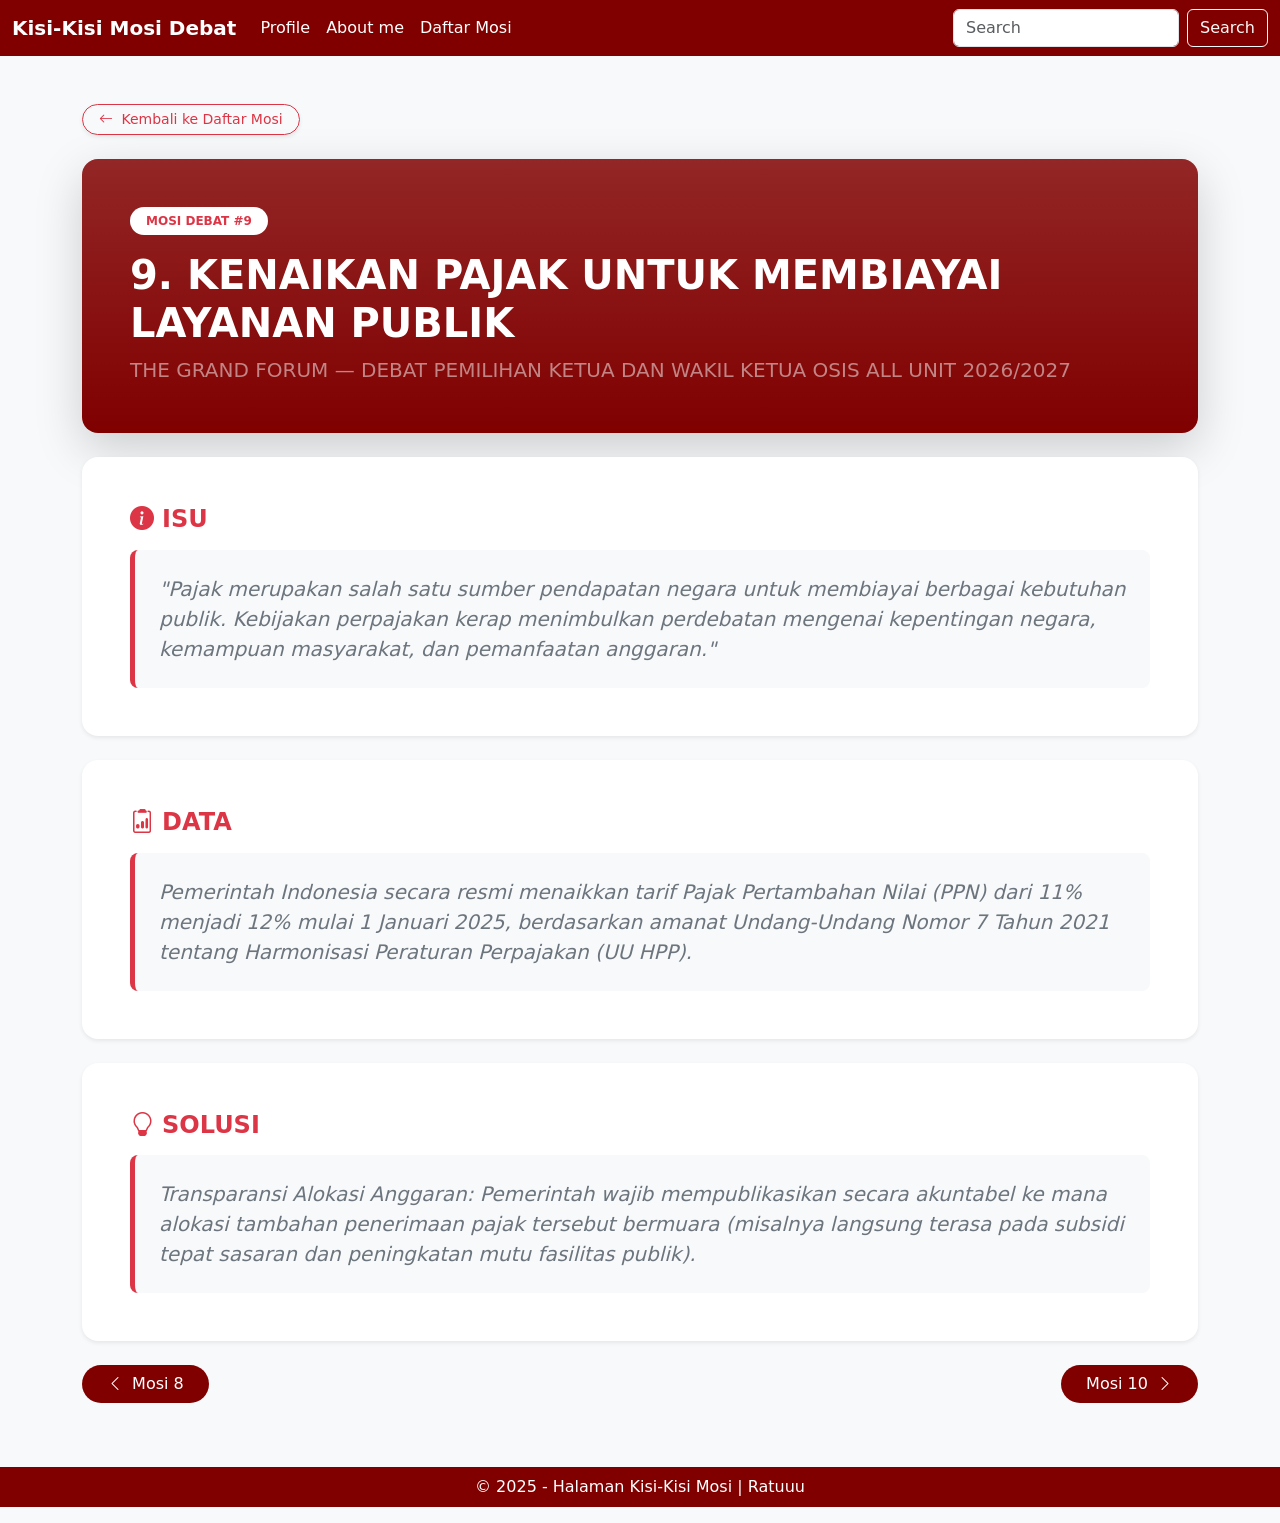
<file: mosi9.html>
<!DOCTYPE html>
<html lang="id">
<head>
  <meta http-equiv="CONTENT-TYPE" content="text/html; charset=UTF-8">
  <meta name="viewport" content="width=device-width, initial-scale=1.0">
  <title>Mosi 9: Kenaikan Pajak Untuk Membiayai Layanan Publik - Web Mosi Wifey</title>
  <link href="https://cdn.jsdelivr.net/npm/bootstrap@5.3.8/dist/css/bootstrap.min.css" rel="stylesheet" integrity="sha384-sRIl4kxILFvY47J16cr9ZwB07vP4J8+LH7qKQnuqkuIAvNWLzeN8tE5YBujZqJLB" crossorigin="anonymous">
  <!-- Bootstrap Icons -->
  <link href="https://cdn.jsdelivr.net/npm/bootstrap-icons@1.11.3/font/bootstrap-icons.css" rel="stylesheet">
  <link rel="stylesheet" href="stylemosi.css">
</head>
<body class="bg-light d-flex flex-column min-vh-100">
  
  <!-- NAVBAR -->
  <nav class="navbar navbar-expand-lg">
    <div class="container-fluid">
      <a class="navbar-brand text-white" href="dashboard.html"><b>Kisi-Kisi Mosi Debat</b></a>
      <button class="navbar-toggler" type="button" data-bs-toggle="collapse" data-bs-target="#navbarSupportedContent" aria-controls="navbarSupportedContent" aria-expanded="false" aria-label="Toggle navigation">
        <span class="navbar-toggler-icon"></span>
      </button>
      
      <div class="collapse navbar-collapse" id="navbarSupportedContent">
        <ul class="navbar-nav me-auto mb-2 mb-lg-0">
          <li class="nav-item">
            <a class="nav-link active text-white" aria-current="page" href="#profile">Profile</a>
          </li>
          <li class="nav-item">
            <a class="nav-link text-white" href="#about">About me</a>
          </li>
          <li class="nav-item">
            <a class="nav-link text-white" href="#mosi">Daftar Mosi</a>
          </li>
        </ul>
        
        <form class="d-flex" role="search">
          <input class="form-control me-2" type="search" placeholder="Search" aria-label="Search"/>
          <button class="btn btn-outline-light" type="submit">Search</button>
        </form>
      </div>
    </div>
  </nav>

  <!-- MAIN CONTENT -->
  <main class="container my-5 flex-grow-1">
    
    <!-- Tombol Kembali ke Daftar -->
    <div class="mb-4">
      <a href="index.html" class="btn btn-outline-danger btn-sm rounded-pill px-3 shadow-sm">
        <i class="bi bi-arrow-left me-1"></i> Kembali ke Daftar Mosi
      </a>
    </div>

    <!-- Header Mosi -->
    <div class="card border-0 shadow-lg rounded-4 overflow-hidden mb-4">
      <div class="card-body bg-card bg-gradient text-white p-4 p-md-5">
        <span class="badge bg-white text-danger fw-bold px-3 py-2 rounded-pill mb-3">
          MOSI DEBAT #9
        </span>
        <h1 class="display-6 fw-bold mb-2">9. KENAIKAN PAJAK UNTUK MEMBIAYAI LAYANAN PUBLIK</h1>
        <p class="lead text-white-50 m-0">
          THE GRAND FORUM — DEBAT PEMILIHAN KETUA DAN WAKIL KETUA OSIS ALL UNIT 2026/2027
        </p>
      </div>
    </div>

    <!-- Kotak Isi Isu -->
    <div class="card border-0 shadow-sm rounded-4 mb-4">
      <div class="card-body p-4 p-md-5">
        <h4 class="text-danger fw-bold mb-3">
          <i class="bi bi-info-circle-fill me-2"></i>ISU
        </h4>
        <div class="p-4 bg-light rounded-3 border-start border-5 border-danger">
          <p class="fs-5 text-secondary fst-italic m-0">
            "Pajak merupakan salah satu sumber pendapatan negara untuk membiayai berbagai kebutuhan publik. Kebijakan perpajakan kerap menimbulkan perdebatan mengenai kepentingan negara, kemampuan masyarakat, dan pemanfaatan anggaran."
          </p>
        </div>
      </div>
    </div>
    
    <!-- Kotak Data -->
    <div class="card border-0 shadow-sm rounded-4 mb-4">
      <div class="card-body p-4 p-md-5">
        <h4 class="text-danger fw-bold mb-3">
          <i class="bi bi-clipboard2-data me-2"></i>DATA
        </h4>
        <div class="p-4 bg-light rounded-3 border-start border-5 border-danger">
          <p class="fs-5 text-secondary fst-italic m-0">
             Pemerintah Indonesia secara resmi menaikkan tarif Pajak Pertambahan Nilai (PPN) dari 11% menjadi 12% mulai 1 Januari 2025, berdasarkan amanat Undang-Undang Nomor 7 Tahun 2021 tentang Harmonisasi Peraturan Perpajakan (UU HPP).
            </p>
        </div>
      </div>
    </div>

    <!-- Kotak Solusi -->
    <div class="card border-0 shadow-sm rounded-4 mb-4">
      <div class="card-body p-4 p-md-5">
        <h4 class="text-danger fw-bold mb-3">
          <i class="bi bi-lightbulb me-2"></i>SOLUSI
        </h4>
        <div class="p-4 bg-light rounded-3 border-start border-5 border-danger">
          <p class="fs-5 text-secondary fst-italic m-0">
            Transparansi Alokasi Anggaran: Pemerintah wajib mempublikasikan secara akuntabel ke mana alokasi tambahan penerimaan pajak tersebut bermuara (misalnya langsung terasa pada subsidi tepat sasaran dan peningkatan mutu fasilitas publik).
          </p>
        </div>
      </div>
    </div>

    <!-- Navigasi Bawah Mosi -->
    <div class="d-flex justify-content-between align-items-center mt-4">
      <a href="mosi8.html" class="btn text-white bg-card rounded-pill px-4">
        <i class="bi bi-chevron-left me-1"></i> Mosi 8
      </a>
      <a href="mosi10.html" class="btn text-white bg-card rounded-pill px-4">
        Mosi 10 <i class="bi bi-chevron-right ms-1"></i>
      </a>
    </div>

  </main>

  <!-- FOOTER -->
  <footer class="bg-card text-center text-white py-2 mt-3 mb-3">
    <p class="m-0">© 2025 - Halaman Kisi-Kisi Mosi | Ratuuu</p>
  </footer>

  <script src="https://cdn.jsdelivr.net/npm/bootstrap@5.3.8/dist/js/bootstrap.bundle.min.js" integrity="sha384-FKyoEForCGlyvwx9Hj09JcYn3nv7wiPVlz7YYwJrWVcXK/BmnVDxM+D2scQbITxI" crossorigin="anonymous"></script>
      
</body>
</html>
</file>
<file: stylemosi.css>
.navbar, .bg-card {
  background-color: #800000; /* Warna Maroon Standar */
}
</file>
